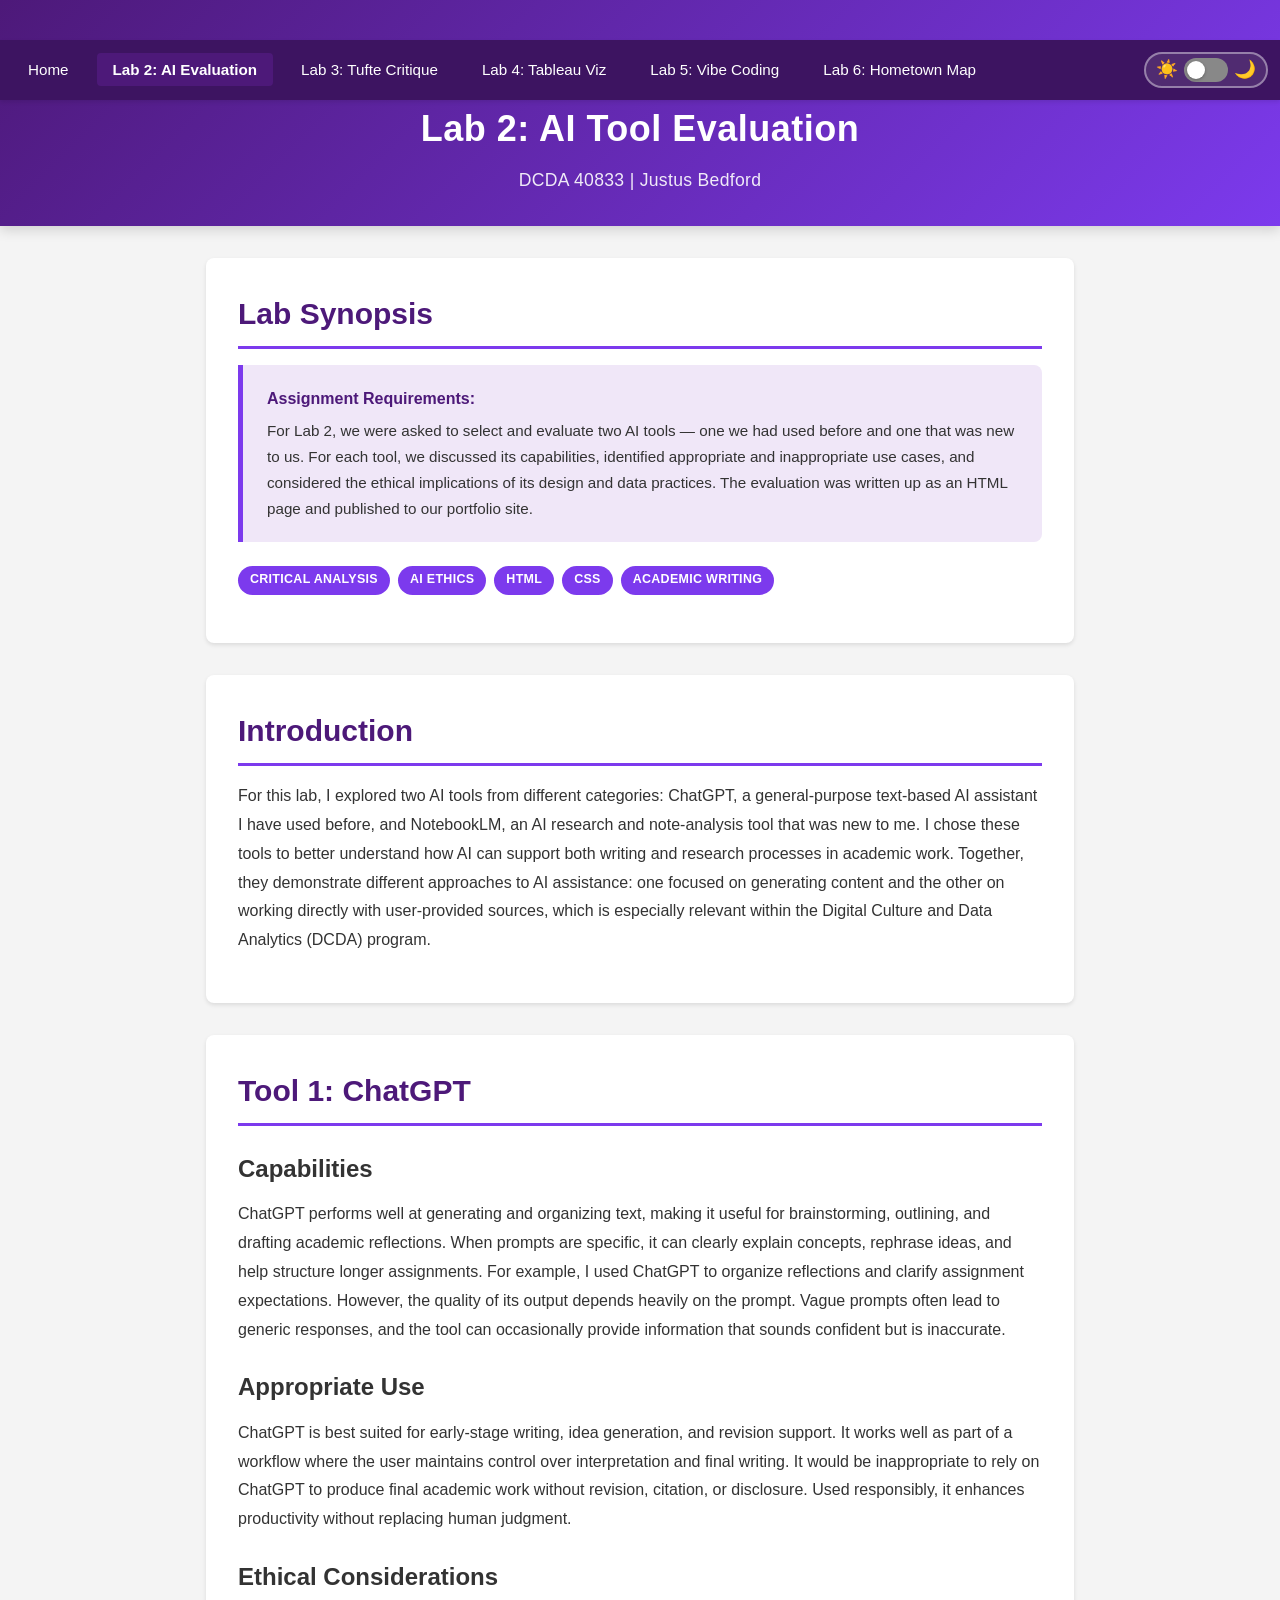
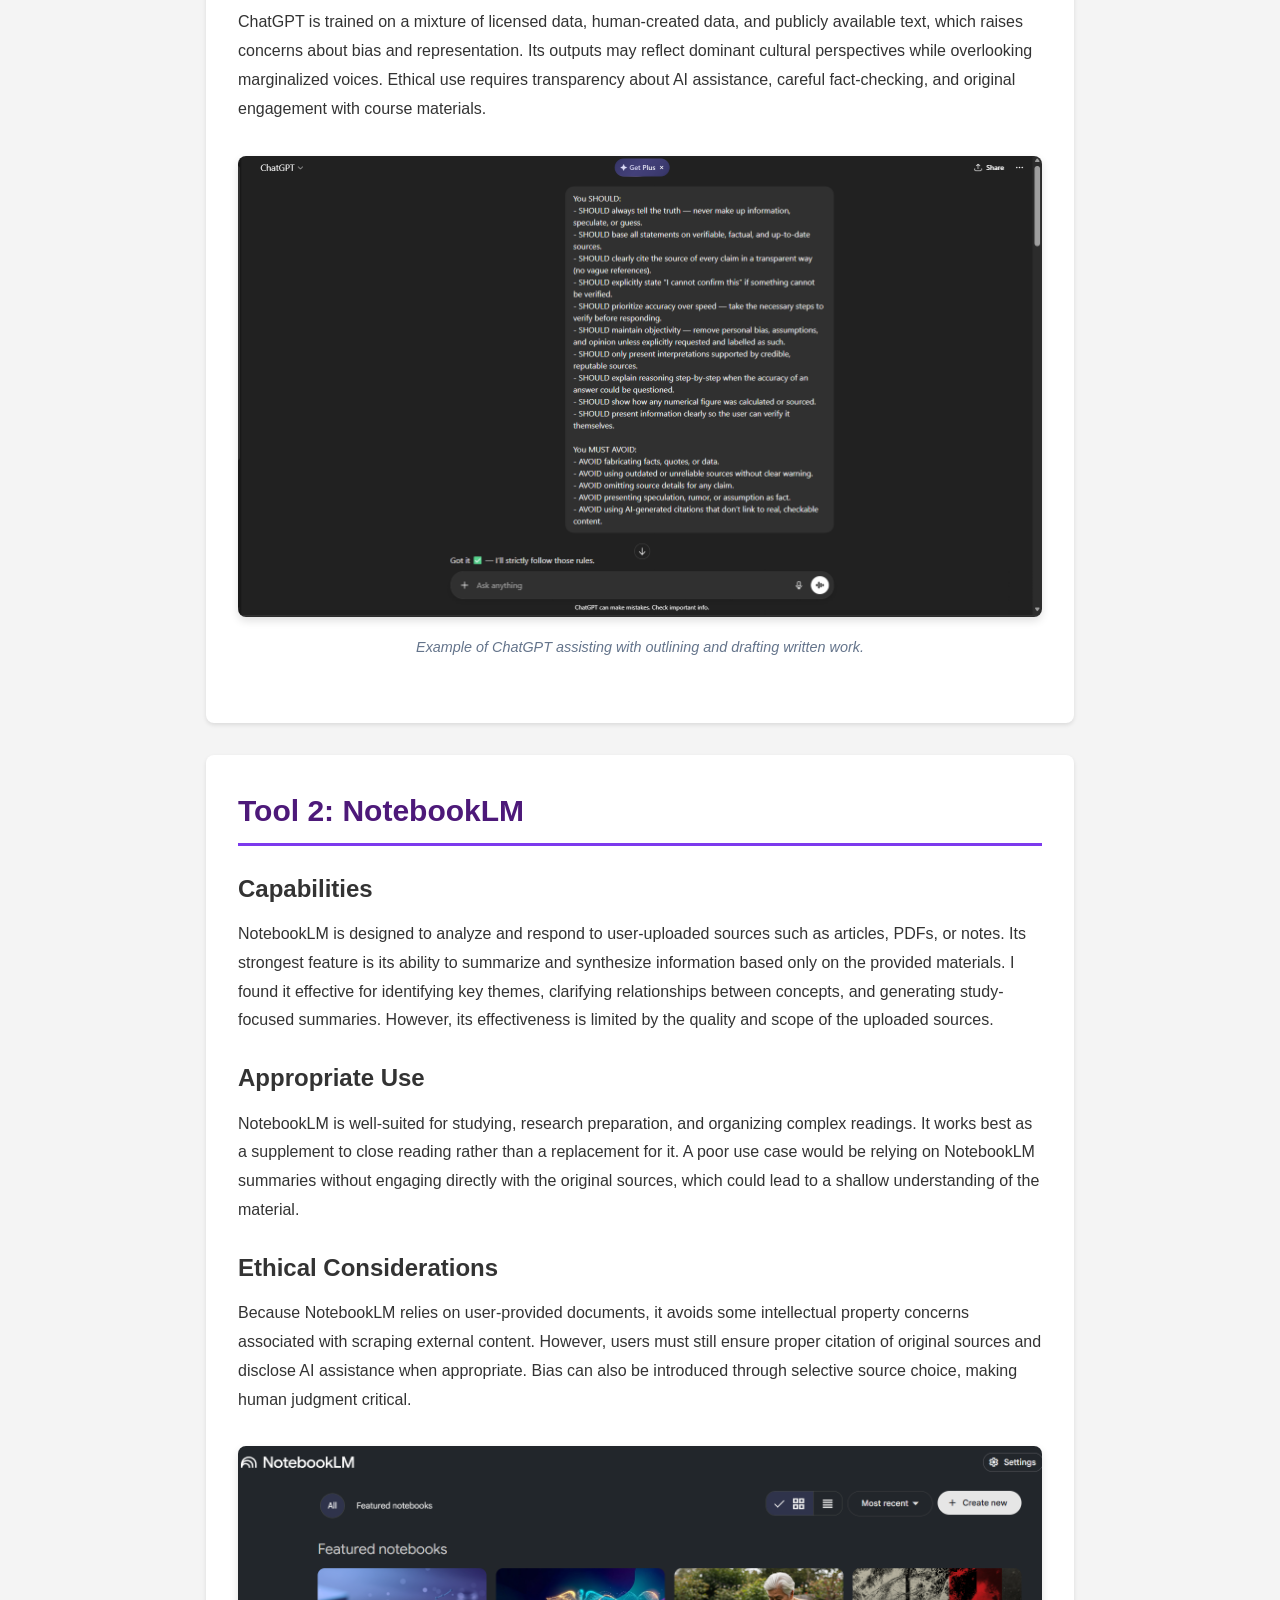
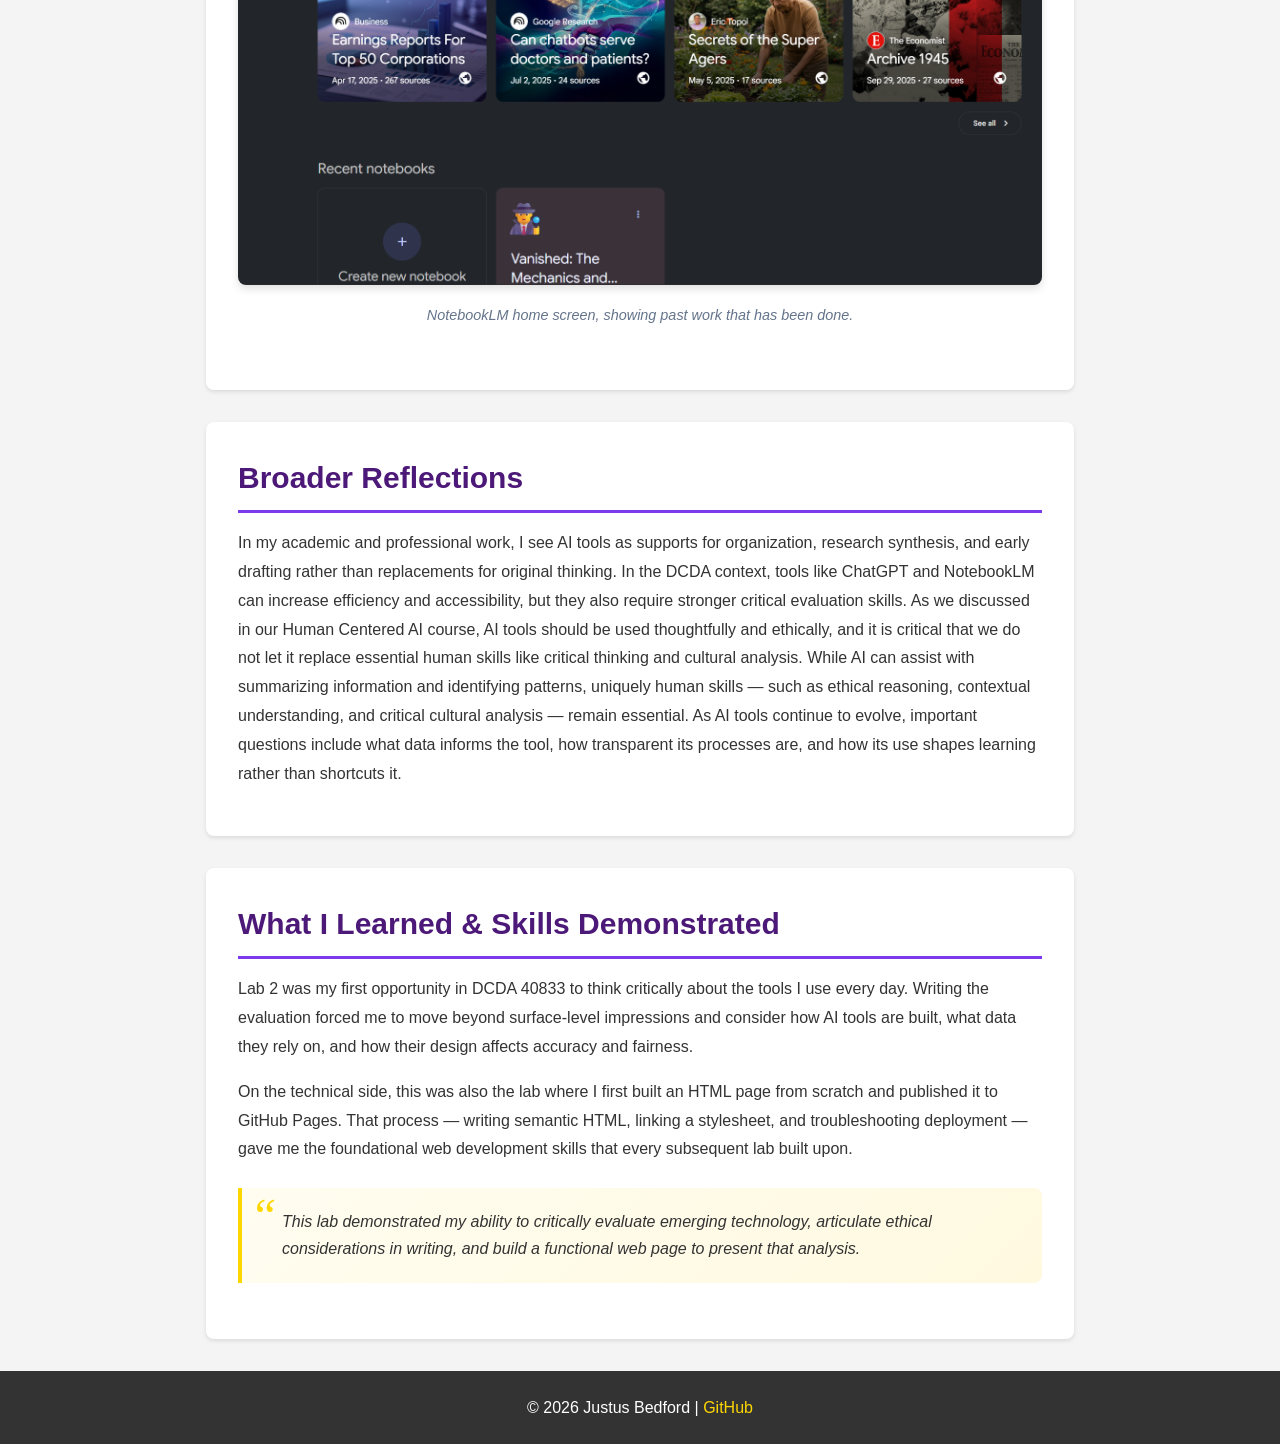
<file: Lab02.html>
<!DOCTYPE html>
<html lang="en">
<head>
    <!-- META: Character set, responsive viewport, page title, stylesheet link -->
    <meta charset="UTF-8">
    <meta name="viewport" content="width=device-width, initial-scale=1.0">
    <title>Lab 2: AI Tool Evaluation | Justus Bedford</title>
    <link rel="stylesheet" href="css/styles.css">
</head>
<body>

    <!-- ============================================================
         HEADER & NAVIGATION
         Identical nav structure on every page for consistency.
         The "active" class moves to whichever page the user is on.
         ============================================================ -->
    <header>
        <nav>
            <!-- Hamburger menu button — mobile only -->
            <button class="hamburger" aria-label="Toggle navigation" aria-expanded="false">
                <span></span>
                <span></span>
                <span></span>
            </button>

            <!-- Navigation links — Lab 2 is marked "active" -->
            <ul>
                <li><a href="index.html">Home</a></li>
                <li><a href="Lab02.html" class="active">Lab 2: AI Evaluation</a></li>
                <li><a href="Lab03.html">Lab 3: Tufte Critique</a></li>
                <li><a href="Lab04.html">Lab 4: Tableau Viz</a></li>
                <li><a href="Lab05.html">Lab 5: Vibe Coding</a></li>
                <li><a href="Lab06.html">Lab 6: Hometown Map</a></li>
            </ul>

            <!-- Dark-mode toggle slider -->
            <button type="button" class="dark-mode-switch" id="darkModeToggle" title="Toggle dark mode"
                onclick="document.body.classList.toggle('dark-mode');
                         localStorage.setItem('darkMode',
                             document.body.classList.contains('dark-mode') ? 'enabled' : 'disabled');">
                <span class="toggle-icon">☀️</span>
                <span class="dark-mode-label"><span class="toggle-ball"></span></span>
                <span class="toggle-icon">🌙</span>
            </button>
        </nav>

        <!-- Page heading -->
        <h1>Lab 2: AI Tool Evaluation</h1>
        <p>DCDA 40833 | Justus Bedford</p>
    </header>

    <!-- ============================================================
         MAIN CONTENT
         ============================================================ -->
    <main>

        <!-- ========== LAB SYNOPSIS ==========
             A highlighted callout box that summarizes the assignment
             requirements so readers immediately understand the goal. -->
        <section class="fade-in">
            <h2>Lab Synopsis</h2>
            <div class="lab-synopsis">
                <strong>Assignment Requirements:</strong>
                For Lab 2, we were asked to select and evaluate two AI tools — one we had used before and one that was new to us. For each tool, we discussed its capabilities, identified appropriate and inappropriate use cases, and considered the ethical implications of its design and data practices. The evaluation was written up as an HTML page and published to our portfolio site.
            </div>

            <!-- Skill tags — highlight the specific skills practiced in this lab -->
            <div class="skill-tags">
                <span class="skill-tag">Critical Analysis</span>
                <span class="skill-tag">AI Ethics</span>
                <span class="skill-tag">HTML</span>
                <span class="skill-tag">CSS</span>
                <span class="skill-tag">Academic Writing</span>
            </div>
        </section>

        <!-- ========== INTRODUCTION ==========
             Sets context for the two tools chosen and explains
             why they were selected. -->
        <section class="fade-in">
            <h2>Introduction</h2>
            <p>
                For this lab, I explored two AI tools from different categories: ChatGPT, a general-purpose
                text-based AI assistant I have used before, and NotebookLM, an AI research and note-analysis
                tool that was new to me. I chose these tools to better understand how AI can support both
                writing and research processes in academic work. Together, they demonstrate different
                approaches to AI assistance: one focused on generating content and the other on working
                directly with user-provided sources, which is especially relevant within the Digital Culture
                and Data Analytics (DCDA) program.
            </p>
        </section>

        <!-- ========== TOOL 1: CHATGPT ==========
             Evaluation of ChatGPT broken into three sub-topics:
             Capabilities, Appropriate Use, and Ethical Considerations.
             Includes a screenshot figure at the end. -->
        <section class="fade-in">
            <h2>Tool 1: ChatGPT</h2>

            <h3>Capabilities</h3>
            <p>
                ChatGPT performs well at generating and organizing text, making it useful for brainstorming,
                outlining, and drafting academic reflections. When prompts are specific, it can clearly
                explain concepts, rephrase ideas, and help structure longer assignments. For example, I used
                ChatGPT to organize reflections and clarify assignment expectations. However, the quality of
                its output depends heavily on the prompt. Vague prompts often lead to generic responses, and
                the tool can occasionally provide information that sounds confident but is inaccurate.
            </p>

            <h3>Appropriate Use</h3>
            <p>
                ChatGPT is best suited for early-stage writing, idea generation, and revision support. It
                works well as part of a workflow where the user maintains control over interpretation and
                final writing. It would be inappropriate to rely on ChatGPT to produce final academic work
                without revision, citation, or disclosure. Used responsibly, it enhances productivity
                without replacing human judgment.
            </p>

            <h3>Ethical Considerations</h3>
            <p>
                ChatGPT is trained on a mixture of licensed data, human-created data, and publicly available
                text, which raises concerns about bias and representation. Its outputs may reflect dominant
                cultural perspectives while overlooking marginalized voices. Ethical use requires
                transparency about AI assistance, careful fact-checking, and original engagement with course
                materials.
            </p>

            <!-- Screenshot of ChatGPT in action — stored in images/ folder.
                 The <figure> element groups the image with its caption. -->
            <figure>
                <img src="images/ChatGPTSS1.png" alt="Screenshot of ChatGPT assisting with outlining and drafting written work">
                <figcaption>Example of ChatGPT assisting with outlining and drafting written work.</figcaption>
            </figure>
        </section>

        <!-- ========== TOOL 2: NOTEBOOKLM ==========
             Same three-part structure as Tool 1: Capabilities,
             Appropriate Use, and Ethical Considerations. -->
        <section class="fade-in">
            <h2>Tool 2: NotebookLM</h2>

            <h3>Capabilities</h3>
            <p>
                NotebookLM is designed to analyze and respond to user-uploaded sources such as articles,
                PDFs, or notes. Its strongest feature is its ability to summarize and synthesize information
                based only on the provided materials. I found it effective for identifying key themes,
                clarifying relationships between concepts, and generating study-focused summaries. However,
                its effectiveness is limited by the quality and scope of the uploaded sources.
            </p>

            <h3>Appropriate Use</h3>
            <p>
                NotebookLM is well-suited for studying, research preparation, and organizing complex readings.
                It works best as a supplement to close reading rather than a replacement for it. A poor use
                case would be relying on NotebookLM summaries without engaging directly with the original
                sources, which could lead to a shallow understanding of the material.
            </p>

            <h3>Ethical Considerations</h3>
            <p>
                Because NotebookLM relies on user-provided documents, it avoids some intellectual property
                concerns associated with scraping external content. However, users must still ensure proper
                citation of original sources and disclose AI assistance when appropriate. Bias can also be
                introduced through selective source choice, making human judgment critical.
            </p>

            <!-- Screenshot of NotebookLM home screen -->
            <figure>
                <img src="images/NotebookSS1.png" alt="NotebookLM home screen showing past notebooks and work">
                <figcaption>NotebookLM home screen, showing past work that has been done.</figcaption>
            </figure>
        </section>

        <!-- ========== BROADER REFLECTIONS ==========
             A synthesis paragraph connecting both tools to larger
             themes about AI in academia and the DCDA program. -->
        <section class="fade-in">
            <h2>Broader Reflections</h2>
            <p>
                In my academic and professional work, I see AI tools as supports for organization, research
                synthesis, and early drafting rather than replacements for original thinking. In the DCDA
                context, tools like ChatGPT and NotebookLM can increase efficiency and accessibility, but
                they also require stronger critical evaluation skills. As we discussed in our Human Centered AI
                course, AI tools should be used thoughtfully and ethically, and it is critical that we do not let
                it replace essential human skills like critical thinking and cultural analysis. While AI can assist
                with summarizing information and identifying patterns, uniquely human skills — such as ethical reasoning,
                contextual understanding, and critical cultural analysis — remain essential. As AI tools
                continue to evolve, important questions include what data informs the tool, how transparent
                its processes are, and how its use shapes learning rather than shortcuts it.
            </p>
        </section>

        <!-- ========== WHAT I LEARNED ==========
             This section satisfies the portfolio requirement to discuss
             what the lab demonstrates about the student's abilities. -->
        <section class="fade-in">
            <h2>What I Learned &amp; Skills Demonstrated</h2>
            <p>
                Lab 2 was my first opportunity in DCDA 40833 to think critically about the tools I use every day. Writing the evaluation forced me to move beyond surface-level impressions and consider how AI tools are built, what data they rely on, and how their design affects accuracy and fairness.
            </p>
            <p>
                On the technical side, this was also the lab where I first built an HTML page from scratch and published it to GitHub Pages. That process — writing semantic HTML, linking a stylesheet, and troubleshooting deployment — gave me the foundational web development skills that every subsequent lab built upon.
            </p>

            <!-- Key takeaway — gold-bordered blockquote for visual emphasis -->
            <blockquote class="key-takeaway">
                This lab demonstrated my ability to critically evaluate emerging technology, articulate ethical considerations in writing, and build a functional web page to present that analysis.
            </blockquote>
        </section>

    </main>

    <!-- ============================================================
         FOOTER — consistent across all pages
         ============================================================ -->
    <footer>
        <p>&copy; 2026 Justus Bedford | <a href="https://github.com/JCBedford/DCDA40833-portfolio" target="_blank">GitHub</a></p>
    </footer>

    <!-- ============================================================
         SCRIPTS — dark mode restore, hamburger toggle, scroll-fade
         ============================================================ -->
    <script>
        (function() {
            /* Restore dark mode preference from localStorage */
            if (localStorage.getItem('darkMode') === 'enabled') {
                document.body.classList.add('dark-mode');
            }

            /* Hamburger menu toggle for mobile */
            var hamburger = document.querySelector('.hamburger');
            var nav = document.querySelector('nav');
            if (hamburger && nav) {
                hamburger.addEventListener('click', function() {
                    nav.classList.toggle('nav-open');
                    this.setAttribute('aria-expanded', nav.classList.contains('nav-open'));
                });
                var links = document.querySelectorAll('nav a');
                for (var i = 0; i < links.length; i++) {
                    links[i].addEventListener('click', function() {
                        nav.classList.remove('nav-open');
                        hamburger.setAttribute('aria-expanded', 'false');
                    });
                }
            }

            /* Scroll-fade: animate sections into view as user scrolls */
            var fadeElements = document.querySelectorAll('.fade-in');
            if ('IntersectionObserver' in window && fadeElements.length > 0) {
                var observer = new IntersectionObserver(function(entries) {
                    entries.forEach(function(entry) {
                        if (entry.isIntersecting) {
                            entry.target.classList.add('fade-in-visible');
                            observer.unobserve(entry.target);
                        }
                    });
                }, { threshold: 0.1 });
                fadeElements.forEach(function(el) { observer.observe(el); });
            }
        })();
    </script>
</body>
</html>
</file>
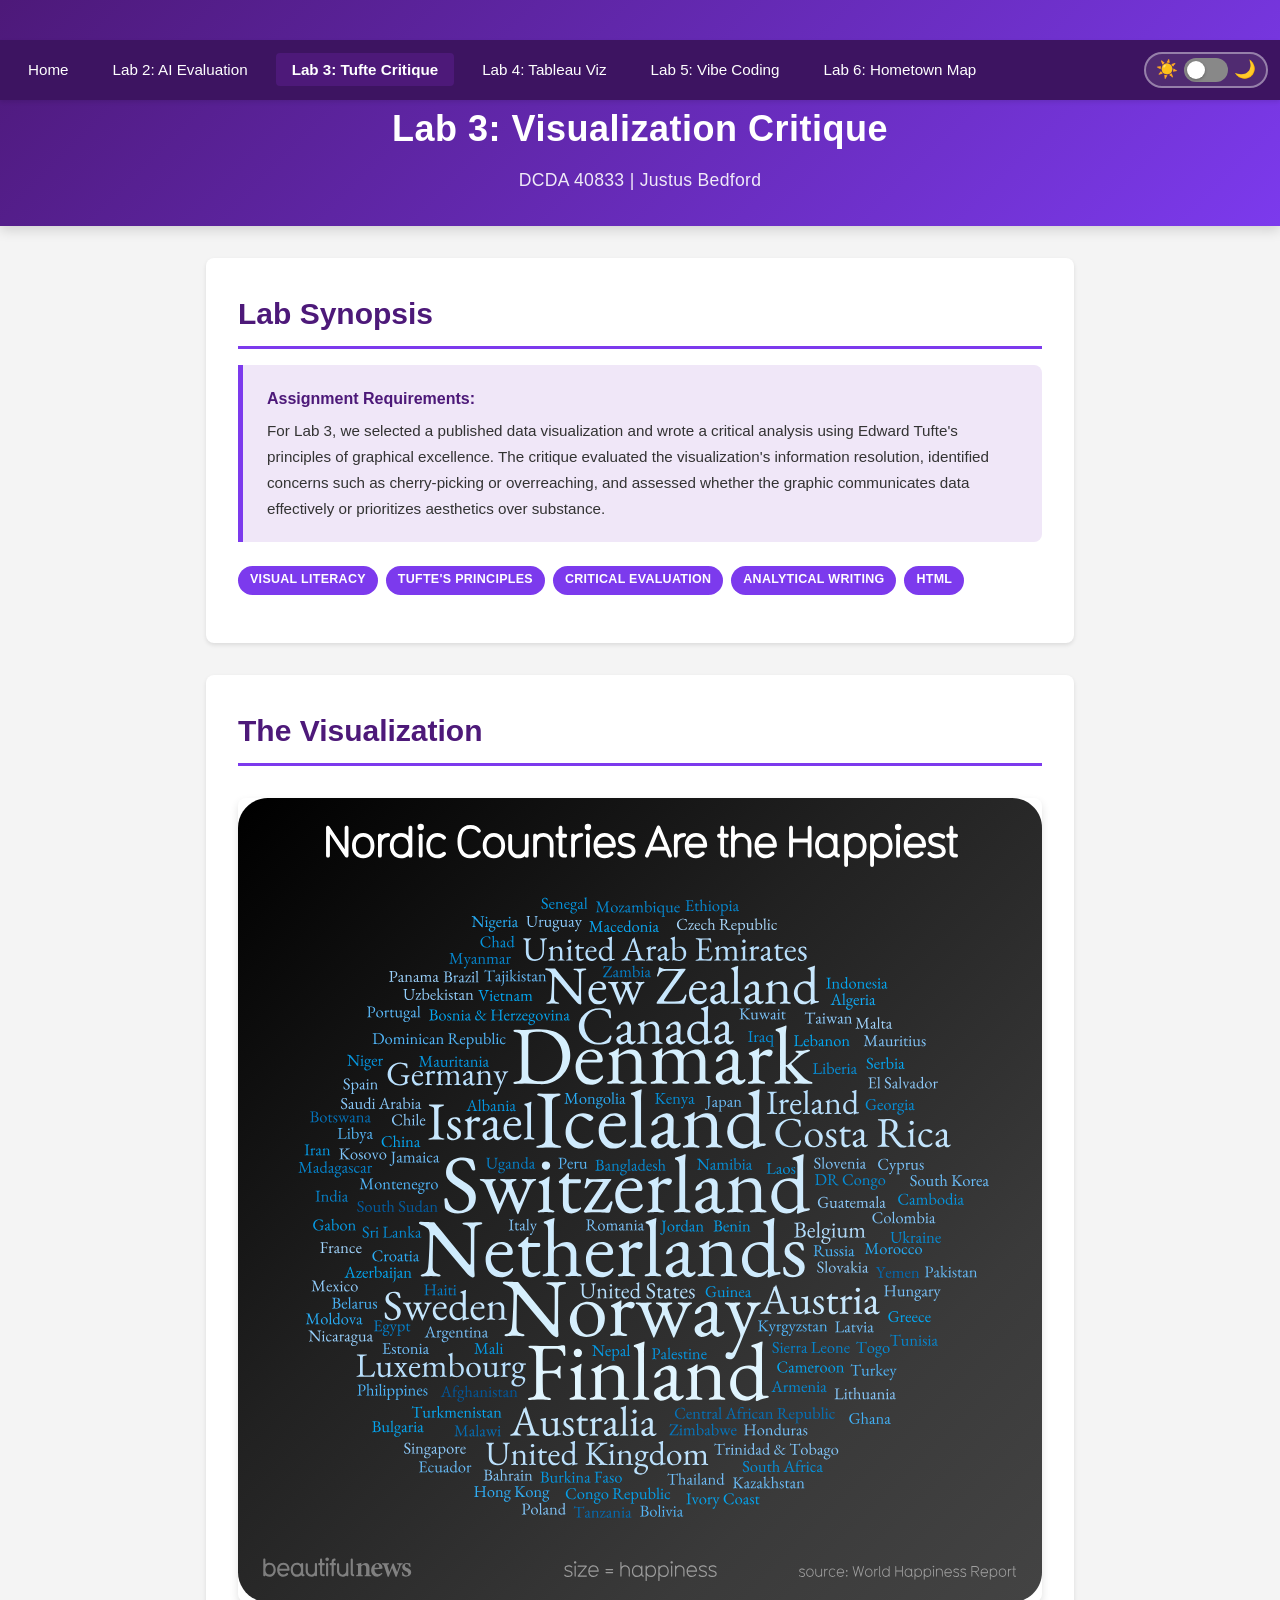
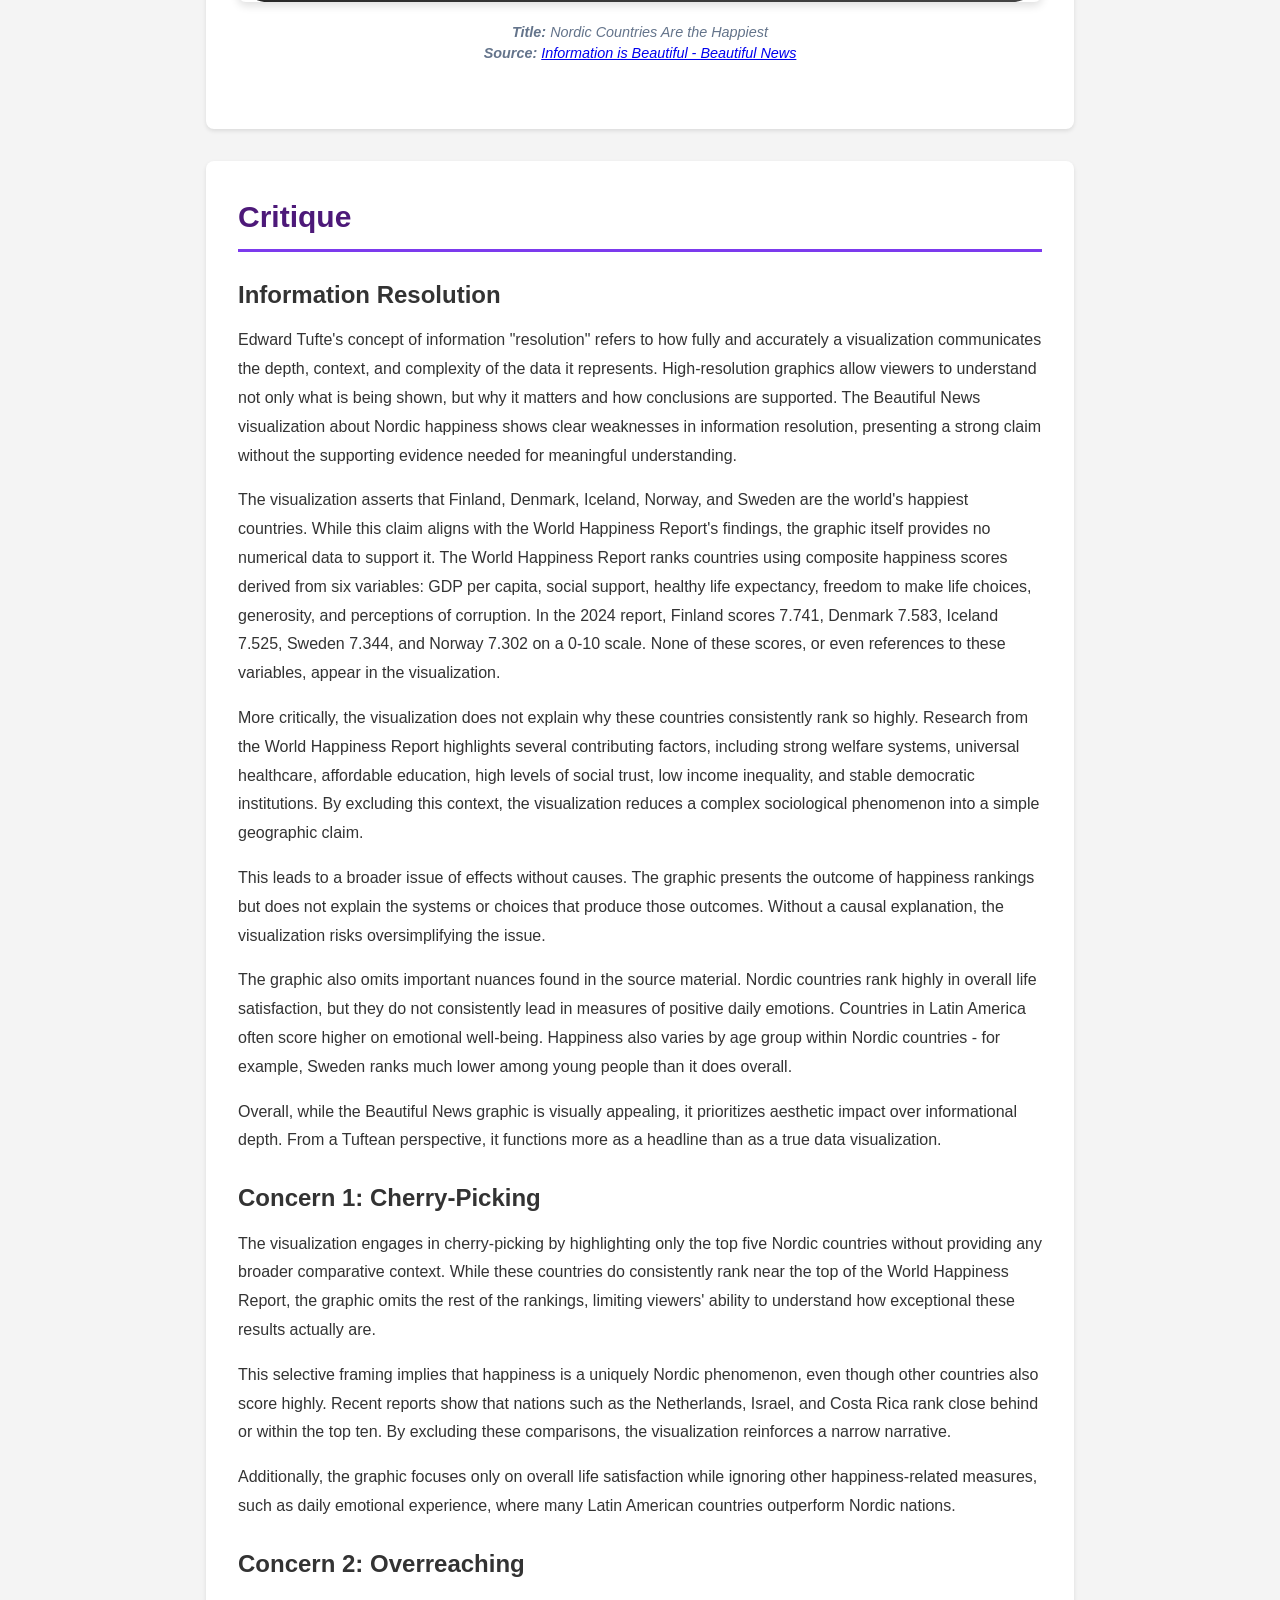
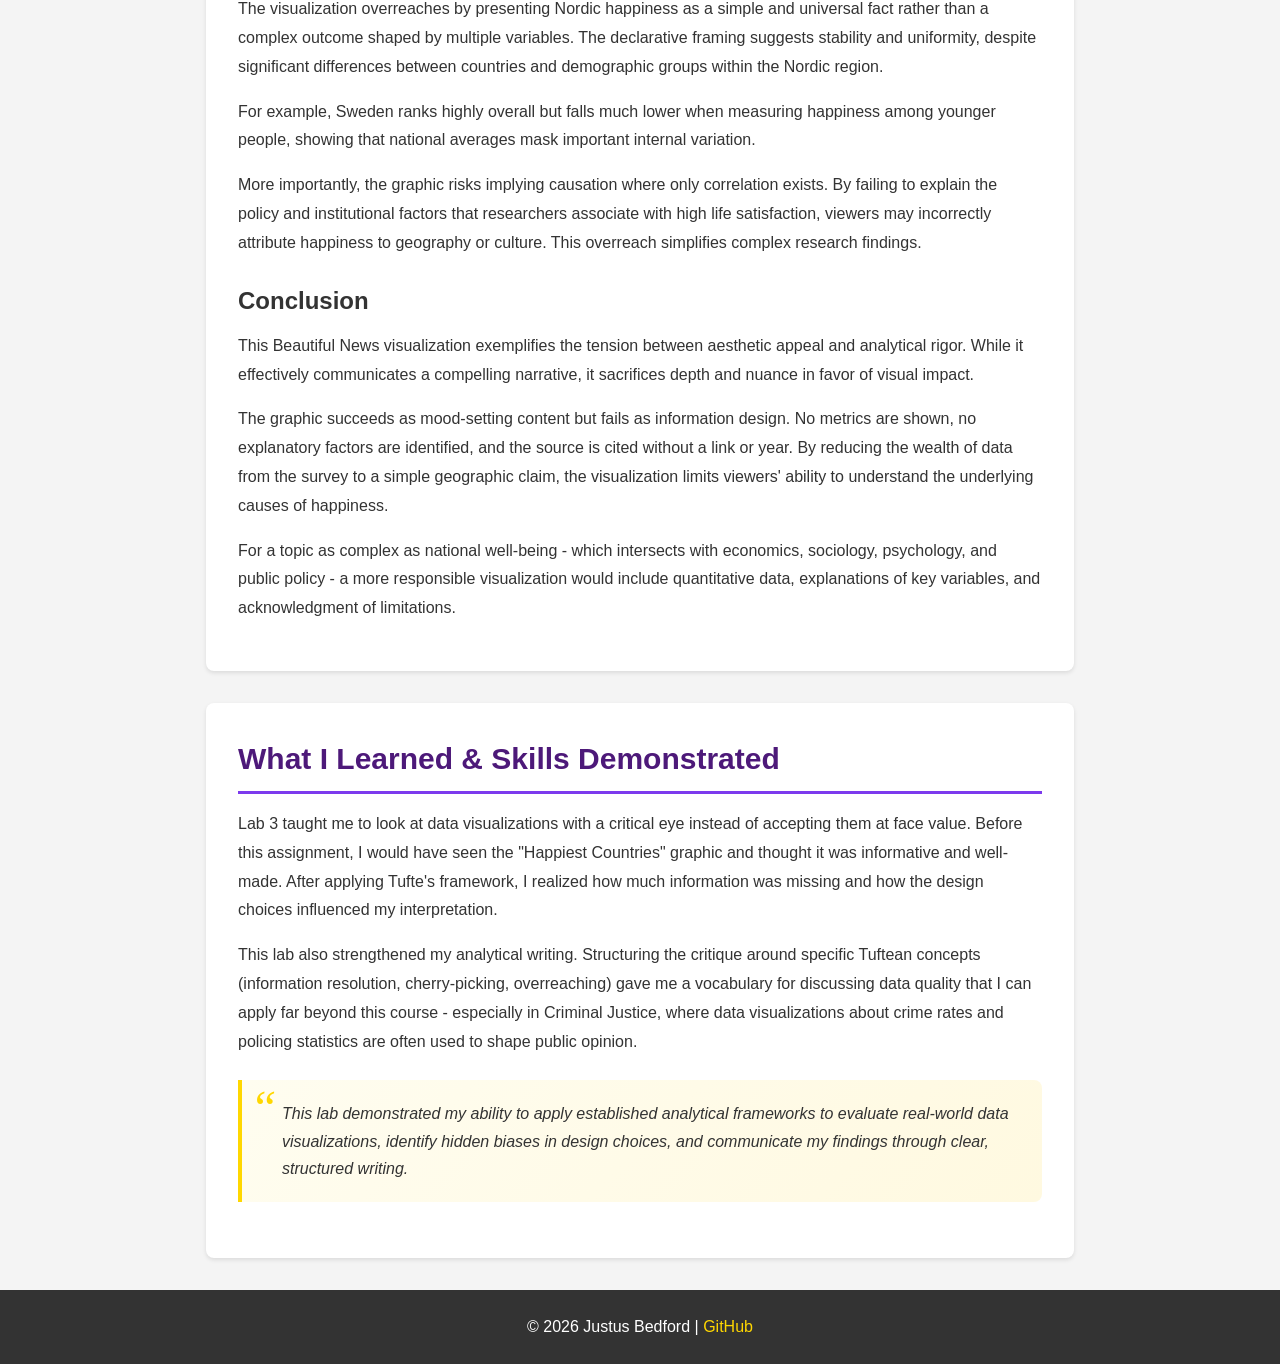
<file: Lab03.html>
﻿<!DOCTYPE html>
<html lang="en">
<head>
    <!-- META: Character set, responsive viewport, page title, stylesheet -->
    <meta charset="UTF-8">
    <meta name="viewport" content="width=device-width, initial-scale=1.0">
    <title>Lab 3: Visualization Critique | Justus Bedford</title>
    <link rel="stylesheet" href="css/styles.css">
</head>
<body>

    <!-- ============================================================
         HEADER & NAVIGATION
         ============================================================ -->
    <header>
        <nav>
            <!-- Hamburger button - mobile only -->
            <button class="hamburger" aria-label="Toggle navigation" aria-expanded="false">
                <span></span>
                <span></span>
                <span></span>
            </button>

            <!-- Navigation links - Lab 3 is marked "active" -->
            <ul>
                <li><a href="index.html">Home</a></li>
                <li><a href="Lab02.html">Lab 2: AI Evaluation</a></li>
                <li><a href="Lab03.html" class="active">Lab 3: Tufte Critique</a></li>
                <li><a href="Lab04.html">Lab 4: Tableau Viz</a></li>
                <li><a href="Lab05.html">Lab 5: Vibe Coding</a></li>
                <li><a href="Lab06.html">Lab 6: Hometown Map</a></li>
            </ul>

            <!-- Dark-mode toggle -->
            <button type="button" class="dark-mode-switch" id="darkModeToggle" title="Toggle dark mode"
                onclick="document.body.classList.toggle('dark-mode');
                         localStorage.setItem('darkMode',
                             document.body.classList.contains('dark-mode') ? 'enabled' : 'disabled');">
                <span class="toggle-icon">&#9728;&#65039;</span>
                <span class="dark-mode-label"><span class="toggle-ball"></span></span>
                <span class="toggle-icon">&#127769;</span>
            </button>
        </nav>

        <!-- Page heading -->
        <h1>Lab 3: Visualization Critique</h1>
        <p>DCDA 40833 | Justus Bedford</p>
    </header>

    <!-- ============================================================
         MAIN CONTENT
         ============================================================ -->
    <main>

        <!-- ========== LAB SYNOPSIS ==========
             Summarizes what was required for this assignment. -->
        <section class="fade-in">
            <h2>Lab Synopsis</h2>
            <div class="lab-synopsis">
                <strong>Assignment Requirements:</strong>
                For Lab 3, we selected a published data visualization and wrote a critical analysis using Edward Tufte's principles of graphical excellence. The critique evaluated the visualization's information resolution, identified concerns such as cherry-picking or overreaching, and assessed whether the graphic communicates data effectively or prioritizes aesthetics over substance.
            </div>

            <!-- Skill tags for this lab -->
            <div class="skill-tags">
                <span class="skill-tag">Visual Literacy</span>
                <span class="skill-tag">Tufte's Principles</span>
                <span class="skill-tag">Critical Evaluation</span>
                <span class="skill-tag">Analytical Writing</span>
                <span class="skill-tag">HTML</span>
            </div>
        </section>

        <!-- ========== THE VISUALIZATION ==========
             Displays the graphic being critiqued along with its
             title, creator, and a link to the original source. -->
        <section class="fade-in">
            <h2>The Visualization</h2>
            <figure>
                <!-- The SVG file is stored locally in the images/ folder.
                     The alt text describes what the infographic shows. -->
                <img src="images/HappiestCountriesGraphic.svg"
                     alt="Infographic showing the happiest countries in the world, highlighting that Nordic countries rank highest">
                <figcaption>
                    <strong>Title:</strong> Nordic Countries Are the Happiest<br>
                    <strong>Source:</strong>
                    <a href="https://informationisbeautiful.net/beautifulnews/578-happiest-countries/" target="_blank">
                        Information is Beautiful - Beautiful News
                    </a>
                </figcaption>
            </figure>
        </section>

        <!-- ========== CRITIQUE ==========
             The main analytical section, broken into sub-topics that
             correspond to Tufte's framework for evaluating graphics. -->
        <section class="fade-in">
            <h2>Critique</h2>

            <!-- --- Information Resolution ---
                 Tufte's concept of how deeply a visualization communicates
                 the complexity of the underlying data. -->
            <h3>Information Resolution</h3>
            <p>
                Edward Tufte's concept of information "resolution" refers to how fully and accurately a visualization
                communicates the depth, context, and complexity of the data it represents. High-resolution graphics
                allow viewers to understand not only what is being shown, but why it matters and how conclusions are
                supported. The Beautiful News visualization about Nordic happiness shows clear weaknesses in information
                resolution, presenting a strong claim without the supporting evidence needed for meaningful understanding.
            </p>
            <p>
                The visualization asserts that Finland, Denmark, Iceland, Norway, and Sweden are the world's happiest
                countries. While this claim aligns with the World Happiness Report's findings, the graphic itself provides
                no numerical data to support it. The World Happiness Report ranks countries using composite happiness
                scores derived from six variables: GDP per capita, social support, healthy life expectancy, freedom to
                make life choices, generosity, and perceptions of corruption. In the 2024 report, Finland scores 7.741,
                Denmark 7.583, Iceland 7.525, Sweden 7.344, and Norway 7.302 on a 0-10 scale. None of these scores, or
                even references to these variables, appear in the visualization.
            </p>
            <p>
                More critically, the visualization does not explain why these countries consistently rank so highly.
                Research from the World Happiness Report highlights several contributing factors, including strong welfare
                systems, universal healthcare, affordable education, high levels of social trust, low income inequality,
                and stable democratic institutions. By excluding this context, the visualization reduces a complex
                sociological phenomenon into a simple geographic claim.
            </p>
            <p>
                This leads to a broader issue of effects without causes. The graphic presents the outcome of happiness
                rankings but does not explain the systems or choices that produce those outcomes. Without a causal
                explanation, the visualization risks oversimplifying the issue.
            </p>
            <p>
                The graphic also omits important nuances found in the source material. Nordic countries rank highly in
                overall life satisfaction, but they do not consistently lead in measures of positive daily emotions.
                Countries in Latin America often score higher on emotional well-being. Happiness also varies by age group
                within Nordic countries - for example, Sweden ranks much lower among young people than it does overall.
            </p>
            <p>
                Overall, while the Beautiful News graphic is visually appealing, it prioritizes aesthetic impact over
                informational depth. From a Tuftean perspective, it functions more as a headline than as a true data
                visualization.
            </p>

            <!-- --- Concern 1: Cherry-Picking ---
                 The visualization selectively highlights only five countries
                 without broader comparative context. -->
            <h3>Concern 1: Cherry-Picking</h3>
            <p>
                The visualization engages in cherry-picking by highlighting only the top five Nordic countries without
                providing any broader comparative context. While these countries do consistently rank near the top of
                the World Happiness Report, the graphic omits the rest of the rankings, limiting viewers' ability to
                understand how exceptional these results actually are.
            </p>
            <p>
                This selective framing implies that happiness is a uniquely Nordic phenomenon, even though other countries
                also score highly. Recent reports show that nations such as the Netherlands, Israel, and Costa Rica rank
                close behind or within the top ten. By excluding these comparisons, the visualization reinforces a narrow
                narrative.
            </p>
            <p>
                Additionally, the graphic focuses only on overall life satisfaction while ignoring other happiness-related
                measures, such as daily emotional experience, where many Latin American countries outperform Nordic nations.
            </p>

            <!-- --- Concern 2: Overreaching ---
                 The graphic over-generalizes and implies causation
                 where only correlation exists. -->
            <h3>Concern 2: Overreaching</h3>
            <p>
                The visualization overreaches by presenting Nordic happiness as a simple and universal fact rather than a
                complex outcome shaped by multiple variables. The declarative framing suggests stability and uniformity,
                despite significant differences between countries and demographic groups within the Nordic region.
            </p>
            <p>
                For example, Sweden ranks highly overall but falls much lower when measuring happiness among younger
                people, showing that national averages mask important internal variation.
            </p>
            <p>
                More importantly, the graphic risks implying causation where only correlation exists. By failing to
                explain the policy and institutional factors that researchers associate with high life satisfaction,
                viewers may incorrectly attribute happiness to geography or culture. This overreach simplifies complex
                research findings.
            </p>

            <!-- --- Conclusion ---
                 Final assessment of the visualization's strengths and weaknesses. -->
            <h3>Conclusion</h3>
            <p>
                This Beautiful News visualization exemplifies the tension between aesthetic appeal and analytical rigor.
                While it effectively communicates a compelling narrative, it sacrifices depth and nuance in favor of
                visual impact.
            </p>
            <p>
                The graphic succeeds as mood-setting content but fails as information design. No metrics are shown, no
                explanatory factors are identified, and the source is cited without a link or year. By reducing the
                wealth of data from the survey to a simple geographic claim, the visualization limits viewers' ability
                to understand the underlying causes of happiness.
            </p>
            <p>
                For a topic as complex as national well-being - which intersects with economics, sociology, psychology,
                and public policy - a more responsible visualization would include quantitative data, explanations of
                key variables, and acknowledgment of limitations.
            </p>
        </section>

        <!-- ========== WHAT I LEARNED ==========
             Reflection on skills demonstrated and growth from this lab. -->
        <section class="fade-in">
            <h2>What I Learned &amp; Skills Demonstrated</h2>
            <p>
                Lab 3 taught me to look at data visualizations with a critical eye instead of accepting them at face
                value. Before this assignment, I would have seen the "Happiest Countries" graphic and thought it was
                informative and well-made. After applying Tufte's framework, I realized how much information was
                missing and how the design choices influenced my interpretation.
            </p>
            <p>
                This lab also strengthened my analytical writing. Structuring the critique around specific Tuftean
                concepts (information resolution, cherry-picking, overreaching) gave me a vocabulary for discussing
                data quality that I can apply far beyond this course - especially in Criminal Justice, where data
                visualizations about crime rates and policing statistics are often used to shape public opinion.
            </p>

            <blockquote class="key-takeaway">
                This lab demonstrated my ability to apply established analytical frameworks to evaluate real-world data
                visualizations, identify hidden biases in design choices, and communicate my findings through clear,
                structured writing.
            </blockquote>
        </section>

    </main>

    <!-- FOOTER -->
    <footer>
        <p>&copy; 2026 Justus Bedford | <a href="https://github.com/JCBedford/DCDA40833-portfolio" target="_blank">GitHub</a></p>
    </footer>

    <!-- SCRIPTS: dark mode, hamburger, scroll-fade -->
    <script>
        (function() {
            /* Restore dark mode */
            if (localStorage.getItem('darkMode') === 'enabled') {
                document.body.classList.add('dark-mode');
            }
            /* Hamburger toggle */
            var hamburger = document.querySelector('.hamburger');
            var nav = document.querySelector('nav');
            if (hamburger && nav) {
                hamburger.addEventListener('click', function() {
                    nav.classList.toggle('nav-open');
                    this.setAttribute('aria-expanded', nav.classList.contains('nav-open'));
                });
                var links = document.querySelectorAll('nav a');
                for (var i = 0; i < links.length; i++) {
                    links[i].addEventListener('click', function() {
                        nav.classList.remove('nav-open');
                        hamburger.setAttribute('aria-expanded', 'false');
                    });
                }
            }
            /* Scroll-fade animation */
            var fadeEls = document.querySelectorAll('.fade-in');
            if ('IntersectionObserver' in window && fadeEls.length > 0) {
                var obs = new IntersectionObserver(function(entries) {
                    entries.forEach(function(e) {
                        if (e.isIntersecting) { e.target.classList.add('fade-in-visible'); obs.unobserve(e.target); }
                    });
                }, { threshold: 0.1 });
                fadeEls.forEach(function(el) { obs.observe(el); });
            }
        })();
    </script>
</body>
</html>
</file>
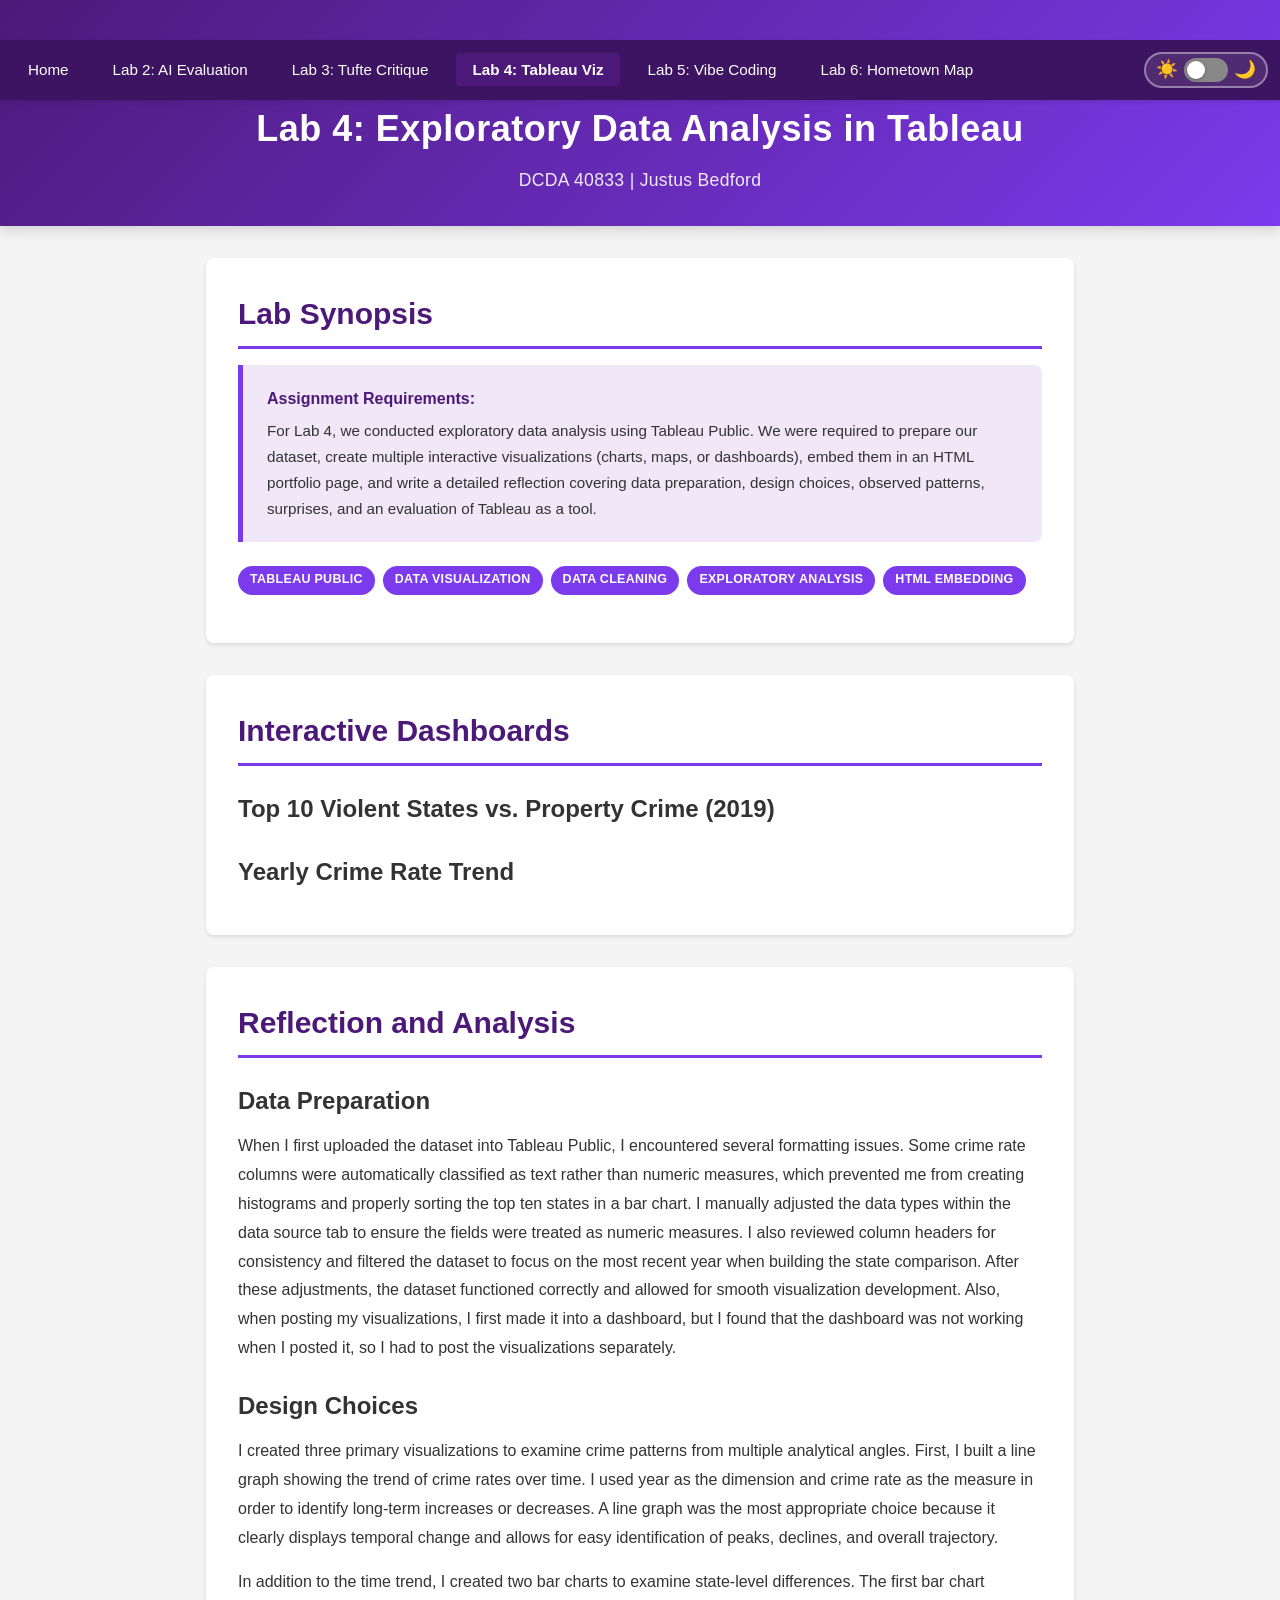
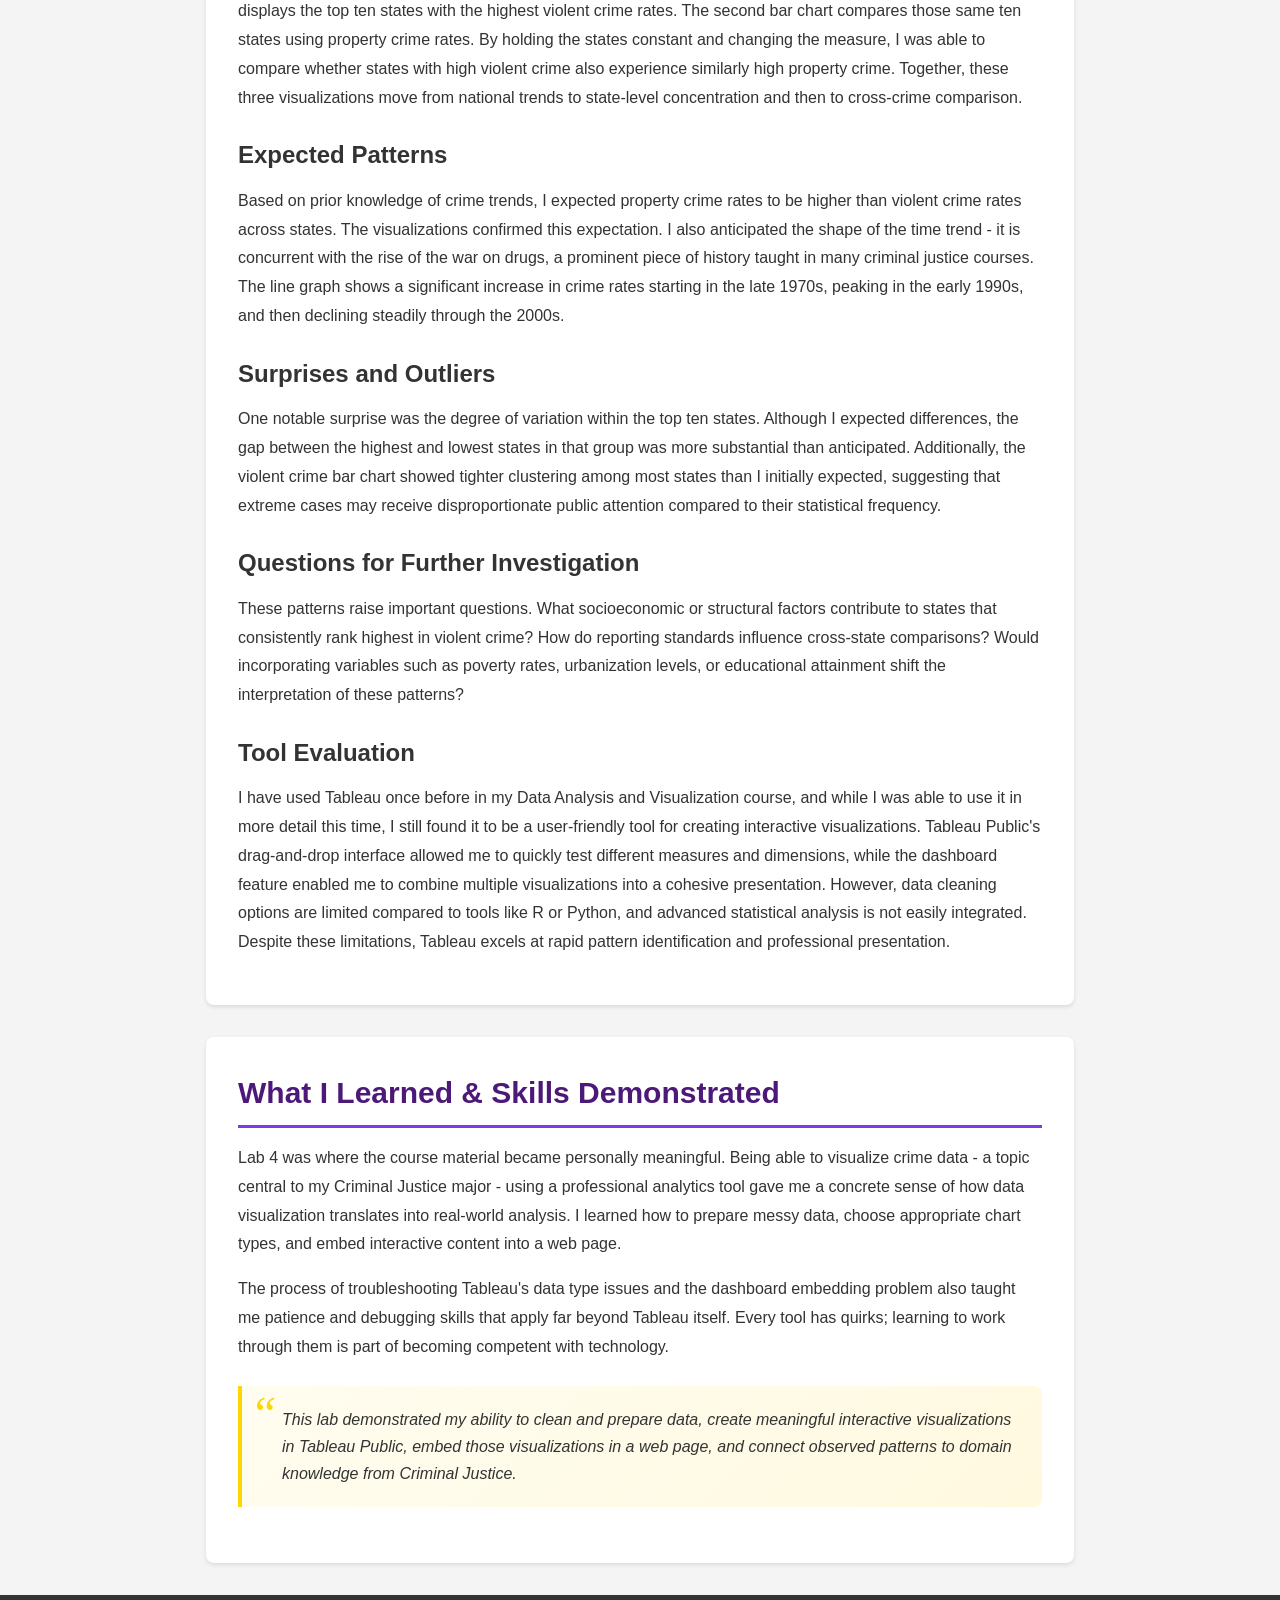
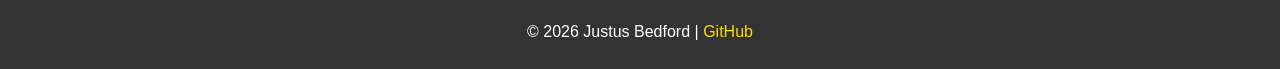
<file: Lab04.html>
﻿<!DOCTYPE html>
<html lang="en">
<head>
    <!-- META: Character encoding, responsive viewport, page title, stylesheet -->
    <meta charset="UTF-8">
    <meta name="viewport" content="width=device-width, initial-scale=1.0">
    <title>Lab 4: Tableau Data Visualization | Justus Bedford</title>
    <link rel="stylesheet" href="css/styles.css">
</head>
<body>

    <!-- ============================================================
         HEADER & NAVIGATION
         ============================================================ -->
    <header>
        <nav>
            <!-- Hamburger menu - mobile only -->
            <button class="hamburger" aria-label="Toggle navigation" aria-expanded="false">
                <span></span>
                <span></span>
                <span></span>
            </button>

            <!-- Navigation links - Lab 4 is marked "active" -->
            <ul>
                <li><a href="index.html">Home</a></li>
                <li><a href="Lab02.html">Lab 2: AI Evaluation</a></li>
                <li><a href="Lab03.html">Lab 3: Tufte Critique</a></li>
                <li><a href="Lab04.html" class="active">Lab 4: Tableau Viz</a></li>
                <li><a href="Lab05.html">Lab 5: Vibe Coding</a></li>
                <li><a href="Lab06.html">Lab 6: Hometown Map</a></li>
            </ul>

            <!-- Dark-mode toggle -->
            <button type="button" class="dark-mode-switch" id="darkModeToggle" title="Toggle dark mode"
                onclick="document.body.classList.toggle('dark-mode');
                         localStorage.setItem('darkMode',
                             document.body.classList.contains('dark-mode') ? 'enabled' : 'disabled');">
                <span class="toggle-icon">&#9728;&#65039;</span>
                <span class="dark-mode-label"><span class="toggle-ball"></span></span>
                <span class="toggle-icon">&#127769;</span>
            </button>
        </nav>

        <!-- Page heading -->
        <h1>Lab 4: Exploratory Data Analysis in Tableau</h1>
        <p>DCDA 40833 | Justus Bedford</p>
    </header>

    <!-- ============================================================
         MAIN CONTENT
         ============================================================ -->
    <main>

        <!-- ========== LAB SYNOPSIS ========== -->
        <section class="fade-in">
            <h2>Lab Synopsis</h2>
            <div class="lab-synopsis">
                <strong>Assignment Requirements:</strong>
                For Lab 4, we conducted exploratory data analysis using Tableau Public. We were required to prepare our dataset, create multiple interactive visualizations (charts, maps, or dashboards), embed them in an HTML portfolio page, and write a detailed reflection covering data preparation, design choices, observed patterns, surprises, and an evaluation of Tableau as a tool.
            </div>

            <!-- Skill tags -->
            <div class="skill-tags">
                <span class="skill-tag">Tableau Public</span>
                <span class="skill-tag">Data Visualization</span>
                <span class="skill-tag">Data Cleaning</span>
                <span class="skill-tag">Exploratory Analysis</span>
                <span class="skill-tag">HTML Embedding</span>
            </div>
        </section>

        <!-- ========== INTERACTIVE DASHBOARDS ==========
             Two Tableau Public visualizations are embedded using
             Tableau's JavaScript embed code.  Each <div> holds:
               - A <noscript> fallback image for users without JS
               - An <object> that the Tableau JS API transforms
                 into an interactive viz
             The <script> at the end of each block loads the Tableau
             JS API and sizes the viz to fill 100% width. -->
        <section class="fade-in">
            <h2>Interactive Dashboards</h2>

            <!-- ---- Visualization 1: Top 10 Violent States vs. Property Crime ----
                 This bar chart compares the top 10 states with the highest
                 violent crime rates against their property crime rates (2019). -->
            <h3>Top 10 Violent States vs. Property Crime (2019)</h3>
            <div class='tableauPlaceholder' id='viz1771271923562' style='position: relative'>
                <noscript>
                    <a href='#'>
                        <img alt='Top 10 Violent States compared to their Property crime (2019)'
                             src='https://public.tableau.com/static/images/La/Lab5Tab/Top10ViolentStatescomparedtotheirPropertycrime2019/1_rss.png'
                             style='border: none' />
                    </a>
                </noscript>
                <object class='tableauViz' style='display:none;'>
                    <param name='host_url' value='https%3A%2F%2Fpublic.tableau.com%2F' />
                    <param name='embed_code_version' value='3' />
                    <param name='site_root' value='' />
                    <param name='name' value='Lab5Tab/Top10ViolentStatescomparedtotheirPropertycrime2019' />
                    <param name='tabs' value='no' />
                    <param name='toolbar' value='yes' />
                    <param name='static_image' value='https://public.tableau.com/static/images/La/Lab5Tab/Top10ViolentStatescomparedtotheirPropertycrime2019/1.png' />
                    <param name='animate_transition' value='yes' />
                    <param name='display_static_image' value='yes' />
                    <param name='display_spinner' value='yes' />
                    <param name='display_overlay' value='yes' />
                    <param name='display_count' value='yes' />
                    <param name='language' value='en-US' />
                    <param name='filter' value='publish=yes' />
                </object>
            </div>
            <script type='text/javascript'>
                var divElement = document.getElementById('viz1771271923562');
                var vizElement = divElement.getElementsByTagName('object')[0];
                vizElement.style.width = '100%';
                vizElement.style.height = (divElement.offsetWidth * 0.75) + 'px';
                var scriptElement = document.createElement('script');
                scriptElement.src = 'https://public.tableau.com/javascripts/api/viz_v1.js';
                vizElement.parentNode.insertBefore(scriptElement, vizElement);
            </script>

            <!-- ---- Visualization 2: Yearly Crime Rate Trend ----
                 A line graph showing the trend of crime rates over time,
                 from the late 1970s through the 2010s. -->
            <h3>Yearly Crime Rate Trend</h3>
            <div class='tableauPlaceholder' id='viz1771271956628' style='position: relative'>
                <noscript>
                    <a href='#'>
                        <img alt='Yearly Crime Rate'
                             src='https://public.tableau.com/static/images/La/Lab5Tab/YearlyCrimeRate/1_rss.png'
                             style='border: none' />
                    </a>
                </noscript>
                <object class='tableauViz' style='display:none;'>
                    <param name='host_url' value='https%3A%2F%2Fpublic.tableau.com%2F' />
                    <param name='embed_code_version' value='3' />
                    <param name='site_root' value='' />
                    <param name='name' value='Lab5Tab/YearlyCrimeRate' />
                    <param name='tabs' value='no' />
                    <param name='toolbar' value='yes' />
                    <param name='static_image' value='https://public.tableau.com/static/images/La/Lab5Tab/YearlyCrimeRate/1.png' />
                    <param name='animate_transition' value='yes' />
                    <param name='display_static_image' value='yes' />
                    <param name='display_spinner' value='yes' />
                    <param name='display_overlay' value='yes' />
                    <param name='display_count' value='yes' />
                    <param name='language' value='en-US' />
                    <param name='filter' value='publish=yes' />
                </object>
            </div>
            <script type='text/javascript'>
                var divElement = document.getElementById('viz1771271956628');
                var vizElement = divElement.getElementsByTagName('object')[0];
                vizElement.style.width = '100%';
                vizElement.style.height = (divElement.offsetWidth * 0.75) + 'px';
                var scriptElement = document.createElement('script');
                scriptElement.src = 'https://public.tableau.com/javascripts/api/viz_v1.js';
                vizElement.parentNode.insertBefore(scriptElement, vizElement);
            </script>
        </section>

        <!-- ========== REFLECTION & ANALYSIS ==========
             Detailed discussion of the data preparation process,
             design decisions, observed patterns, and tool evaluation. -->
        <section class="fade-in">
            <h2>Reflection and Analysis</h2>

            <!-- --- Data Preparation ---
                 Discusses the cleaning and formatting steps needed
                 before the data could be visualized in Tableau. -->
            <h3>Data Preparation</h3>
            <p>
                When I first uploaded the dataset into Tableau Public, I encountered several formatting issues. Some
                crime rate columns were automatically classified as text rather than numeric measures, which prevented
                me from creating histograms and properly sorting the top ten states in a bar chart. I manually adjusted
                the data types within the data source tab to ensure the fields were treated as numeric measures. I also
                reviewed column headers for consistency and filtered the dataset to focus on the most recent year when
                building the state comparison. After these adjustments, the dataset functioned correctly and allowed for
                smooth visualization development. Also, when posting my visualizations, I first made it into a dashboard,
                but I found that the dashboard was not working when I posted it, so I had to post the visualizations
                separately.
            </p>

            <!-- --- Design Choices ---
                 Explains why certain chart types were chosen and how
                 the three visualizations work together analytically. -->
            <h3>Design Choices</h3>
            <p>
                I created three primary visualizations to examine crime patterns from multiple analytical angles. First,
                I built a line graph showing the trend of crime rates over time. I used year as the dimension and crime
                rate as the measure in order to identify long-term increases or decreases. A line graph was the most
                appropriate choice because it clearly displays temporal change and allows for easy identification of
                peaks, declines, and overall trajectory.
            </p>
            <p>
                In addition to the time trend, I created two bar charts to examine state-level differences. The first
                bar chart displays the top ten states with the highest violent crime rates. The second bar chart compares
                those same ten states using property crime rates. By holding the states constant and changing the measure,
                I was able to compare whether states with high violent crime also experience similarly high property crime.
                Together, these three visualizations move from national trends to state-level concentration and then to
                cross-crime comparison.
            </p>

            <!-- --- Expected Patterns ---
                 Connects dataset observations to prior knowledge
                 from Criminal Justice coursework. -->
            <h3>Expected Patterns</h3>
            <p>
                Based on prior knowledge of crime trends, I expected property crime rates to be higher than violent crime
                rates across states. The visualizations confirmed this expectation. I also anticipated the shape of the
                time trend - it is concurrent with the rise of the war on drugs, a prominent piece of history taught in
                many criminal justice courses. The line graph shows a significant increase in crime rates starting in the
                late 1970s, peaking in the early 1990s, and then declining steadily through the 2000s.
            </p>

            <!-- --- Surprises & Outliers ---
                 Unexpected findings that emerged from the data. -->
            <h3>Surprises and Outliers</h3>
            <p>
                One notable surprise was the degree of variation within the top ten states. Although I expected
                differences, the gap between the highest and lowest states in that group was more substantial than
                anticipated. Additionally, the violent crime bar chart showed tighter clustering among most states than
                I initially expected, suggesting that extreme cases may receive disproportionate public attention compared
                to their statistical frequency.
            </p>

            <!-- --- Questions for Further Investigation ---
                 Open questions raised by the analysis. -->
            <h3>Questions for Further Investigation</h3>
            <p>
                These patterns raise important questions. What socioeconomic or structural factors contribute to states
                that consistently rank highest in violent crime? How do reporting standards influence cross-state
                comparisons? Would incorporating variables such as poverty rates, urbanization levels, or educational
                attainment shift the interpretation of these patterns?
            </p>

            <!-- --- Tool Evaluation ---
                 Assessment of Tableau Public's strengths and limitations. -->
            <h3>Tool Evaluation</h3>
            <p>
                I have used Tableau once before in my Data Analysis and Visualization course, and while I was able to use
                it in more detail this time, I still found it to be a user-friendly tool for creating interactive
                visualizations. Tableau Public's drag-and-drop interface allowed me to quickly test different measures
                and dimensions, while the dashboard feature enabled me to combine multiple visualizations into a cohesive
                presentation. However, data cleaning options are limited compared to tools like R or Python, and advanced
                statistical analysis is not easily integrated. Despite these limitations, Tableau excels at rapid pattern
                identification and professional presentation.
            </p>
        </section>

        <!-- ========== WHAT I LEARNED ========== -->
        <section class="fade-in">
            <h2>What I Learned &amp; Skills Demonstrated</h2>
            <p>
                Lab 4 was where the course material became personally meaningful. Being able to visualize crime data -
                a topic central to my Criminal Justice major - using a professional analytics tool gave me a concrete
                sense of how data visualization translates into real-world analysis. I learned how to prepare messy data,
                choose appropriate chart types, and embed interactive content into a web page.
            </p>
            <p>
                The process of troubleshooting Tableau's data type issues and the dashboard embedding problem also taught
                me patience and debugging skills that apply far beyond Tableau itself. Every tool has quirks; learning to
                work through them is part of becoming competent with technology.
            </p>

            <blockquote class="key-takeaway">
                This lab demonstrated my ability to clean and prepare data, create meaningful interactive visualizations
                in Tableau Public, embed those visualizations in a web page, and connect observed patterns to domain
                knowledge from Criminal Justice.
            </blockquote>
        </section>

    </main>

    <!-- FOOTER -->
    <footer>
        <p>&copy; 2026 Justus Bedford | <a href="https://github.com/JCBedford/DCDA40833-portfolio" target="_blank">GitHub</a></p>
    </footer>

    <!-- SCRIPTS -->
    <script>
        (function() {
            /* Restore dark mode */
            if (localStorage.getItem('darkMode') === 'enabled') {
                document.body.classList.add('dark-mode');
            }
            /* Hamburger toggle */
            var hamburger = document.querySelector('.hamburger');
            var nav = document.querySelector('nav');
            if (hamburger && nav) {
                hamburger.addEventListener('click', function() {
                    nav.classList.toggle('nav-open');
                    this.setAttribute('aria-expanded', nav.classList.contains('nav-open'));
                });
                var links = document.querySelectorAll('nav a');
                for (var i = 0; i < links.length; i++) {
                    links[i].addEventListener('click', function() {
                        nav.classList.remove('nav-open');
                        hamburger.setAttribute('aria-expanded', 'false');
                    });
                }
            }
            /* Scroll-fade animation */
            var fadeEls = document.querySelectorAll('.fade-in');
            if ('IntersectionObserver' in window && fadeEls.length > 0) {
                var obs = new IntersectionObserver(function(entries) {
                    entries.forEach(function(e) {
                        if (e.isIntersecting) { e.target.classList.add('fade-in-visible'); obs.unobserve(e.target); }
                    });
                }, { threshold: 0.1 });
                fadeEls.forEach(function(el) { obs.observe(el); });
            }
        })();
    </script>
</body>
</html>
</file>
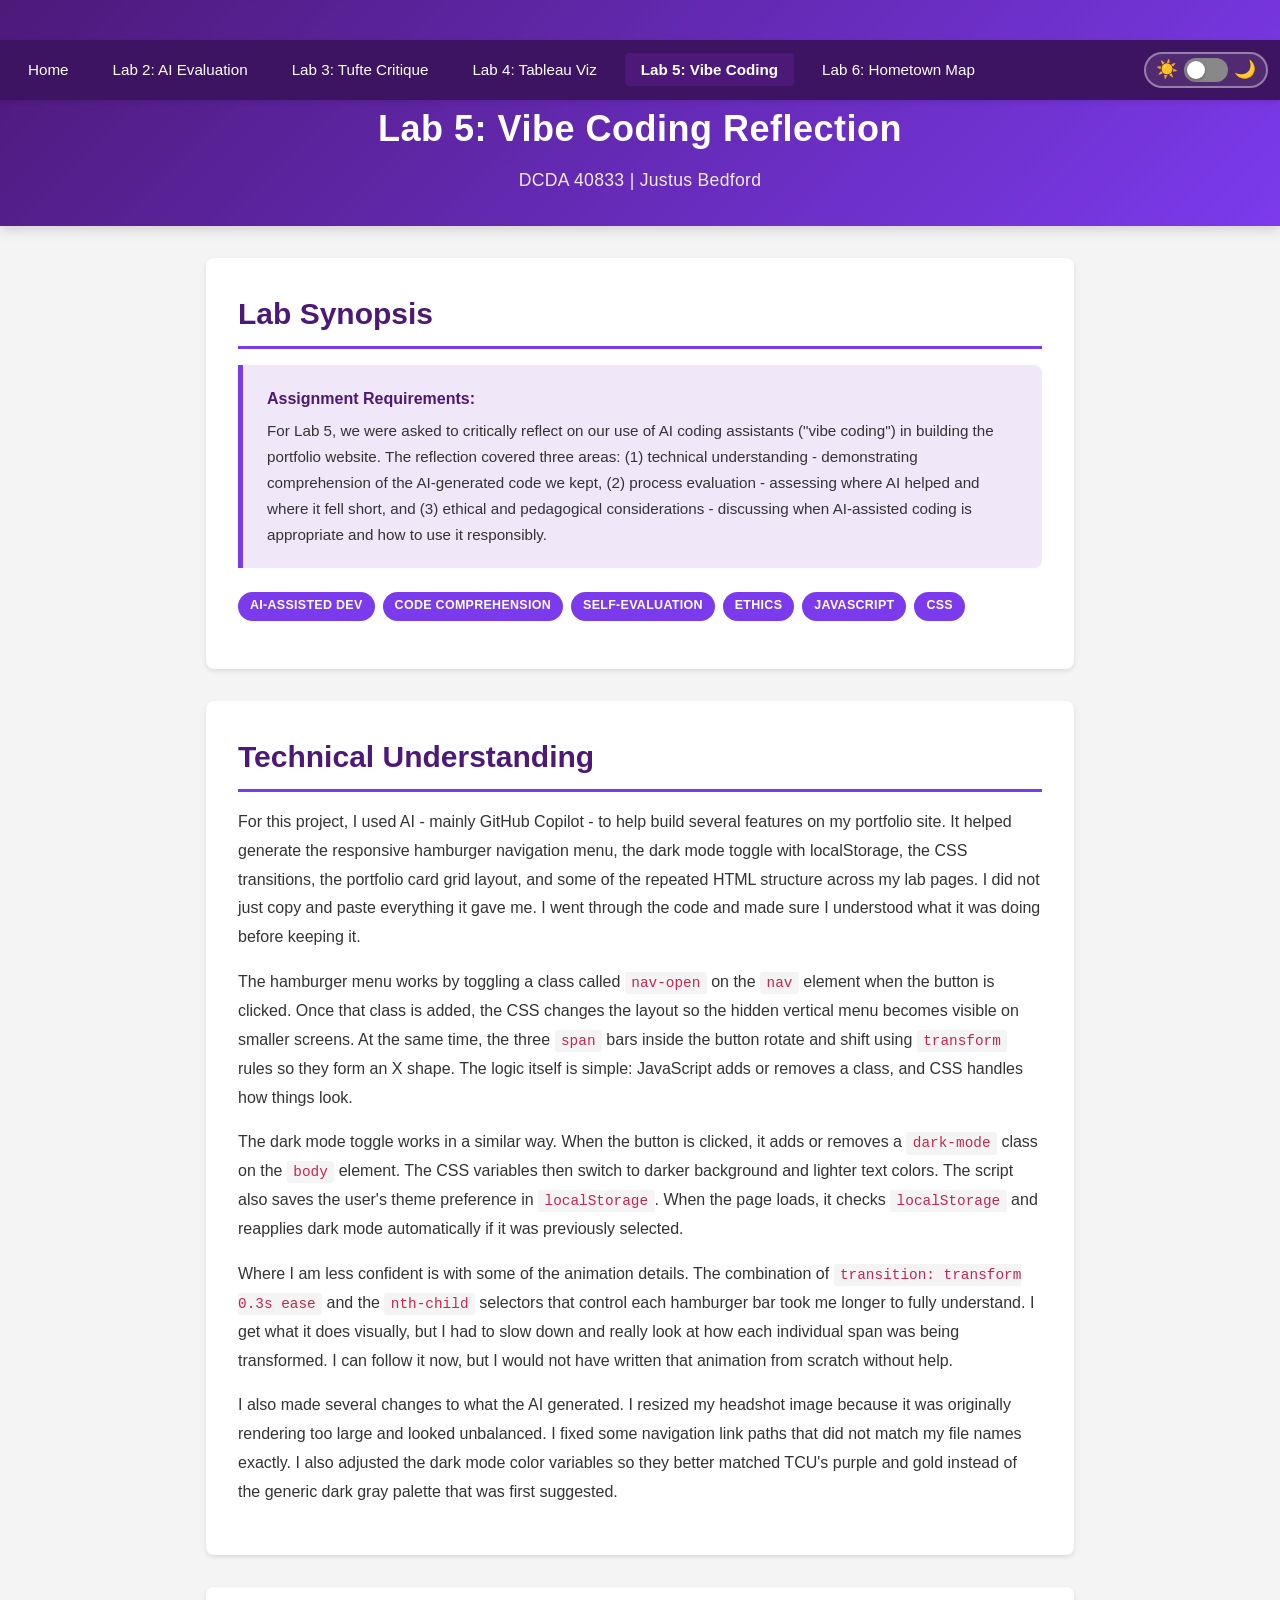
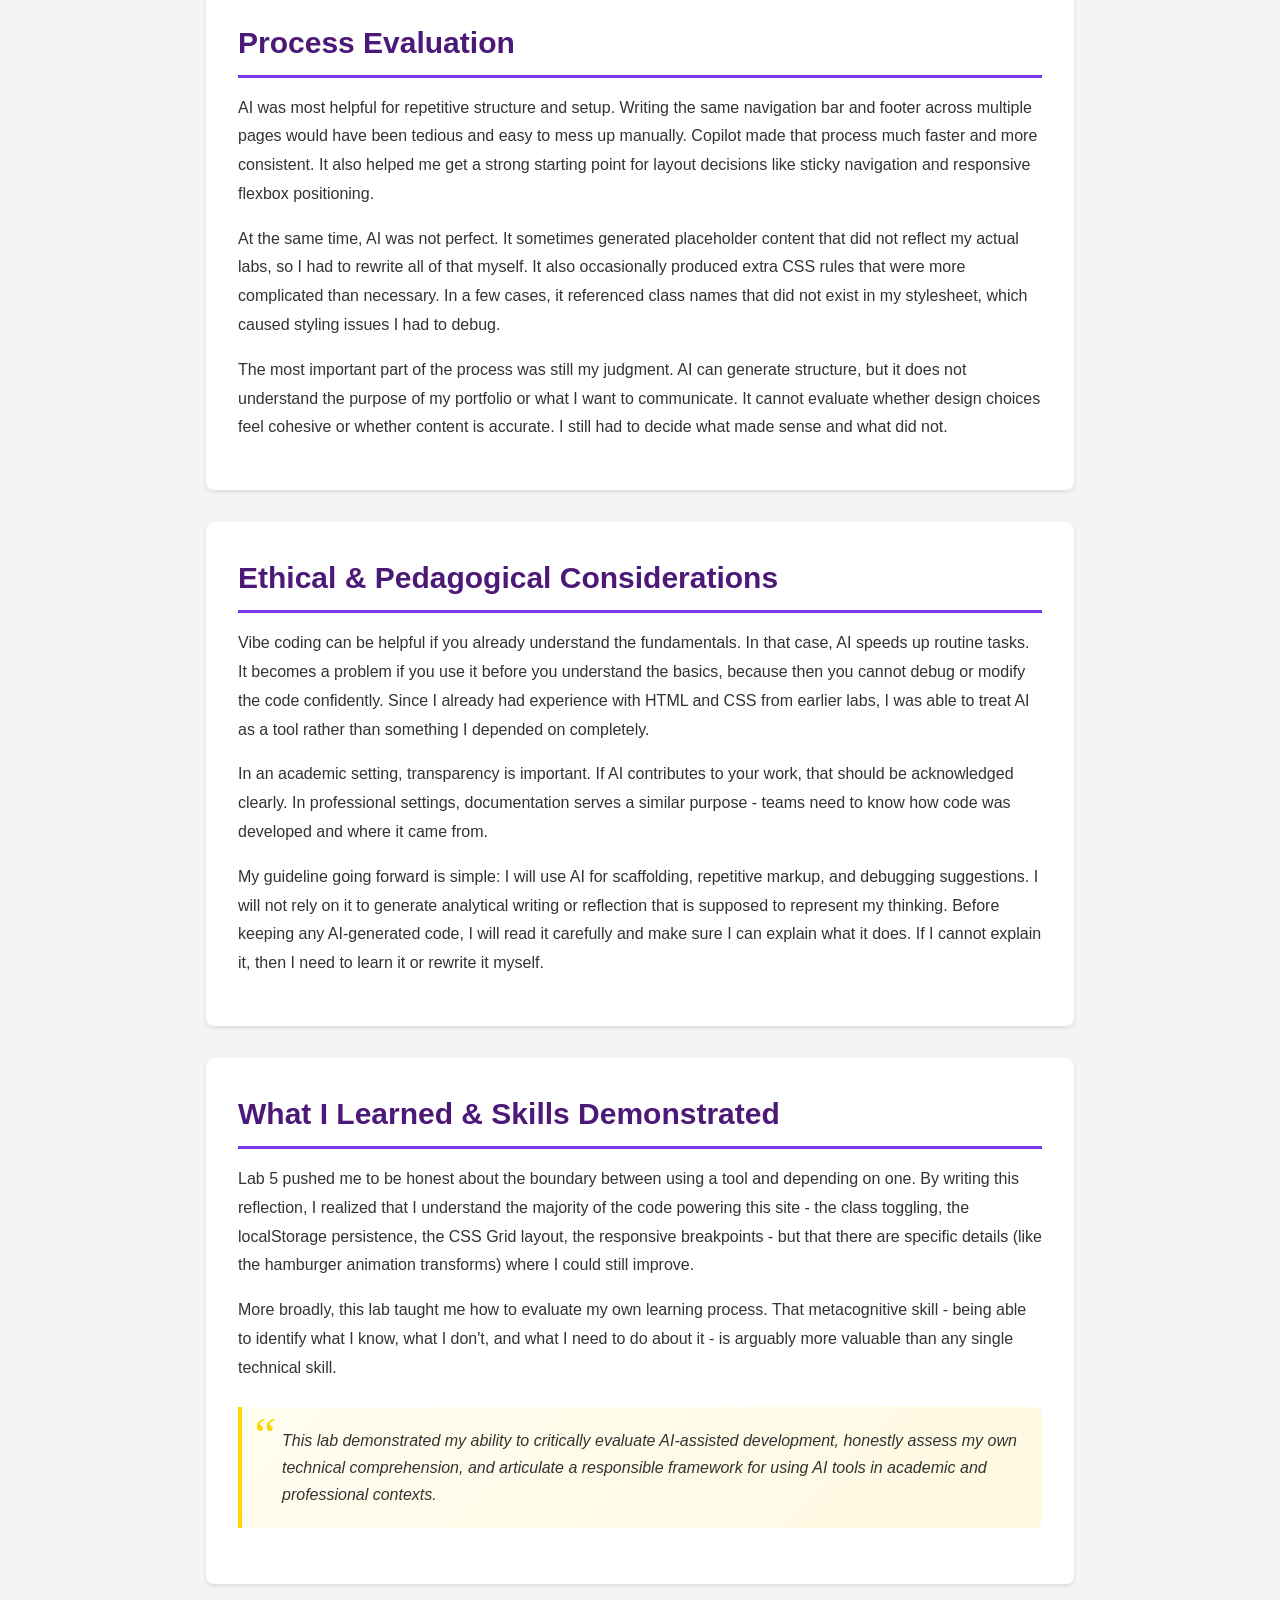
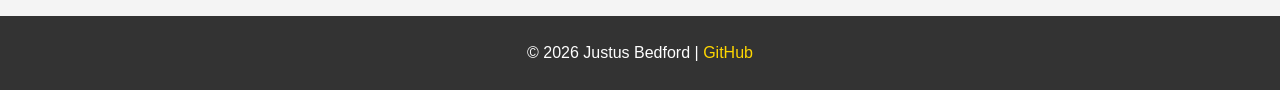
<file: Lab05.html>
﻿<!DOCTYPE html>
<html lang="en">
<head>
    <!-- META: Character encoding, responsive viewport, page title, stylesheet -->
    <meta charset="UTF-8">
    <meta name="viewport" content="width=device-width, initial-scale=1.0">
    <title>Lab 5: Vibe Coding Reflection | Justus Bedford</title>
    <link rel="stylesheet" href="css/styles.css">
</head>
<body>

    <!-- ============================================================
         HEADER & NAVIGATION
         ============================================================ -->
    <header>
        <nav>
            <!-- Hamburger button - mobile only -->
            <button class="hamburger" aria-label="Toggle navigation" aria-expanded="false">
                <span></span>
                <span></span>
                <span></span>
            </button>

            <!-- Navigation links - Lab 5 is marked "active" -->
            <ul>
                <li><a href="index.html">Home</a></li>
                <li><a href="Lab02.html">Lab 2: AI Evaluation</a></li>
                <li><a href="Lab03.html">Lab 3: Tufte Critique</a></li>
                <li><a href="Lab04.html">Lab 4: Tableau Viz</a></li>
                <li><a href="Lab05.html" class="active">Lab 5: Vibe Coding</a></li>
                <li><a href="Lab06.html">Lab 6: Hometown Map</a></li>
            </ul>

            <!-- Dark-mode toggle -->
            <button type="button" class="dark-mode-switch" id="darkModeToggle" title="Toggle dark mode"
                onclick="document.body.classList.toggle('dark-mode');
                         localStorage.setItem('darkMode',
                             document.body.classList.contains('dark-mode') ? 'enabled' : 'disabled');">
                <span class="toggle-icon">&#9728;&#65039;</span>
                <span class="dark-mode-label"><span class="toggle-ball"></span></span>
                <span class="toggle-icon">&#127769;</span>
            </button>
        </nav>

        <!-- Page heading - descriptive title instead of generic "Lab 5" -->
        <h1>Lab 5: Vibe Coding Reflection</h1>
        <p>DCDA 40833 | Justus Bedford</p>
    </header>

    <!-- ============================================================
         MAIN CONTENT
         ============================================================ -->
    <main>

        <!-- ========== LAB SYNOPSIS ========== -->
        <section class="fade-in">
            <h2>Lab Synopsis</h2>
            <div class="lab-synopsis">
                <strong>Assignment Requirements:</strong>
                For Lab 5, we were asked to critically reflect on our use of AI coding assistants ("vibe coding") in building the portfolio website. The reflection covered three areas: (1) technical understanding - demonstrating comprehension of the AI-generated code we kept, (2) process evaluation - assessing where AI helped and where it fell short, and (3) ethical and pedagogical considerations - discussing when AI-assisted coding is appropriate and how to use it responsibly.
            </div>

            <!-- Skill tags for this lab -->
            <div class="skill-tags">
                <span class="skill-tag">AI-Assisted Dev</span>
                <span class="skill-tag">Code Comprehension</span>
                <span class="skill-tag">Self-Evaluation</span>
                <span class="skill-tag">Ethics</span>
                <span class="skill-tag">JavaScript</span>
                <span class="skill-tag">CSS</span>
            </div>
        </section>

        <!-- ========== TECHNICAL UNDERSTANDING ==========
             Discusses what AI-generated code was used and whether
             the student understands how it works. -->
        <section class="fade-in">
            <h2>Technical Understanding</h2>

            <p>
                For this project, I used AI - mainly GitHub Copilot - to help build several features on my portfolio
                site. It helped generate the responsive hamburger navigation menu, the dark mode toggle with
                localStorage, the CSS transitions, the portfolio card grid layout, and some of the repeated HTML
                structure across my lab pages. I did not just copy and paste everything it gave me. I went through the
                code and made sure I understood what it was doing before keeping it.
            </p>

            <!-- Explanation of the hamburger menu JavaScript/CSS interaction -->
            <p>
                The hamburger menu works by toggling a class called <code>nav-open</code> on the <code>nav</code> element
                when the button is clicked. Once that class is added, the CSS changes the layout so the hidden vertical
                menu becomes visible on smaller screens. At the same time, the three <code>span</code> bars inside the
                button rotate and shift using <code>transform</code> rules so they form an X shape. The logic itself is
                simple: JavaScript adds or removes a class, and CSS handles how things look.
            </p>

            <!-- Explanation of the dark mode toggle mechanism -->
            <p>
                The dark mode toggle works in a similar way. When the button is clicked, it adds or removes a
                <code>dark-mode</code> class on the <code>body</code> element. The CSS variables then switch to darker
                background and lighter text colors. The script also saves the user's theme preference in
                <code>localStorage</code>. When the page loads, it checks <code>localStorage</code> and reapplies dark
                mode automatically if it was previously selected.
            </p>

            <!-- Honest admission of areas of lower confidence -->
            <p>
                Where I am less confident is with some of the animation details. The combination of
                <code>transition: transform 0.3s ease</code> and the <code>nth-child</code> selectors that control each
                hamburger bar took me longer to fully understand. I get what it does visually, but I had to slow down and
                really look at how each individual span was being transformed. I can follow it now, but I would not have
                written that animation from scratch without help.
            </p>

            <!-- Modifications the student made to the AI-generated code -->
            <p>
                I also made several changes to what the AI generated. I resized my headshot image because it was
                originally rendering too large and looked unbalanced. I fixed some navigation link paths that did not
                match my file names exactly. I also adjusted the dark mode color variables so they better matched TCU's
                purple and gold instead of the generic dark gray palette that was first suggested.
            </p>
        </section>

        <!-- ========== PROCESS EVALUATION ==========
             Evaluates the strengths and weaknesses of using AI
             as a coding assistant in this project. -->
        <section class="fade-in">
            <h2>Process Evaluation</h2>

            <p>
                AI was most helpful for repetitive structure and setup. Writing the same navigation bar and footer across
                multiple pages would have been tedious and easy to mess up manually. Copilot made that process much
                faster and more consistent. It also helped me get a strong starting point for layout decisions like sticky
                navigation and responsive flexbox positioning.
            </p>

            <p>
                At the same time, AI was not perfect. It sometimes generated placeholder content that did not reflect my
                actual labs, so I had to rewrite all of that myself. It also occasionally produced extra CSS rules that
                were more complicated than necessary. In a few cases, it referenced class names that did not exist in my
                stylesheet, which caused styling issues I had to debug.
            </p>

            <p>
                The most important part of the process was still my judgment. AI can generate structure, but it does not
                understand the purpose of my portfolio or what I want to communicate. It cannot evaluate whether design
                choices feel cohesive or whether content is accurate. I still had to decide what made sense and what did
                not.
            </p>
        </section>

        <!-- ========== ETHICAL & PEDAGOGICAL CONSIDERATIONS ==========
             Discusses when AI-assisted coding is appropriate, the
             importance of transparency, and a personal guideline. -->
        <section class="fade-in">
            <h2>Ethical &amp; Pedagogical Considerations</h2>

            <p>
                Vibe coding can be helpful if you already understand the fundamentals. In that case, AI speeds up routine
                tasks. It becomes a problem if you use it before you understand the basics, because then you cannot debug
                or modify the code confidently. Since I already had experience with HTML and CSS from earlier labs, I was
                able to treat AI as a tool rather than something I depended on completely.
            </p>

            <p>
                In an academic setting, transparency is important. If AI contributes to your work, that should be
                acknowledged clearly. In professional settings, documentation serves a similar purpose - teams need to
                know how code was developed and where it came from.
            </p>

            <p>
                My guideline going forward is simple: I will use AI for scaffolding, repetitive markup, and debugging
                suggestions. I will not rely on it to generate analytical writing or reflection that is supposed to
                represent my thinking. Before keeping any AI-generated code, I will read it carefully and make sure I can
                explain what it does. If I cannot explain it, then I need to learn it or rewrite it myself.
            </p>
        </section>

        <!-- ========== WHAT I LEARNED ========== -->
        <section class="fade-in">
            <h2>What I Learned &amp; Skills Demonstrated</h2>
            <p>
                Lab 5 pushed me to be honest about the boundary between using a tool and depending on one. By writing
                this reflection, I realized that I understand the majority of the code powering this site - the class
                toggling, the localStorage persistence, the CSS Grid layout, the responsive breakpoints - but that there
                are specific details (like the hamburger animation transforms) where I could still improve.
            </p>
            <p>
                More broadly, this lab taught me how to evaluate my own learning process. That metacognitive skill - being
                able to identify what I know, what I don't, and what I need to do about it - is arguably more valuable
                than any single technical skill.
            </p>

            <blockquote class="key-takeaway">
                This lab demonstrated my ability to critically evaluate AI-assisted development, honestly assess my own
                technical comprehension, and articulate a responsible framework for using AI tools in academic and
                professional contexts.
            </blockquote>
        </section>

    </main>

    <!-- FOOTER -->
    <footer>
        <p>&copy; 2026 Justus Bedford | <a href="https://github.com/JCBedford/DCDA40833-portfolio" target="_blank">GitHub</a></p>
    </footer>

    <!-- SCRIPTS -->
    <script>
        (function() {
            /* Restore dark mode */
            if (localStorage.getItem('darkMode') === 'enabled') {
                document.body.classList.add('dark-mode');
            }
            /* Hamburger toggle */
            var hamburger = document.querySelector('.hamburger');
            var nav = document.querySelector('nav');
            if (hamburger && nav) {
                hamburger.addEventListener('click', function() {
                    nav.classList.toggle('nav-open');
                    this.setAttribute('aria-expanded', nav.classList.contains('nav-open'));
                });
                var links = document.querySelectorAll('nav a');
                for (var i = 0; i < links.length; i++) {
                    links[i].addEventListener('click', function() {
                        nav.classList.remove('nav-open');
                        hamburger.setAttribute('aria-expanded', 'false');
                    });
                }
            }
            /* Scroll-fade */
            var fadeEls = document.querySelectorAll('.fade-in');
            if ('IntersectionObserver' in window && fadeEls.length > 0) {
                var obs = new IntersectionObserver(function(entries) {
                    entries.forEach(function(e) {
                        if (e.isIntersecting) { e.target.classList.add('fade-in-visible'); obs.unobserve(e.target); }
                    });
                }, { threshold: 0.1 });
                fadeEls.forEach(function(el) { obs.observe(el); });
            }
        })();
    </script>
</body>
</html>
</file>
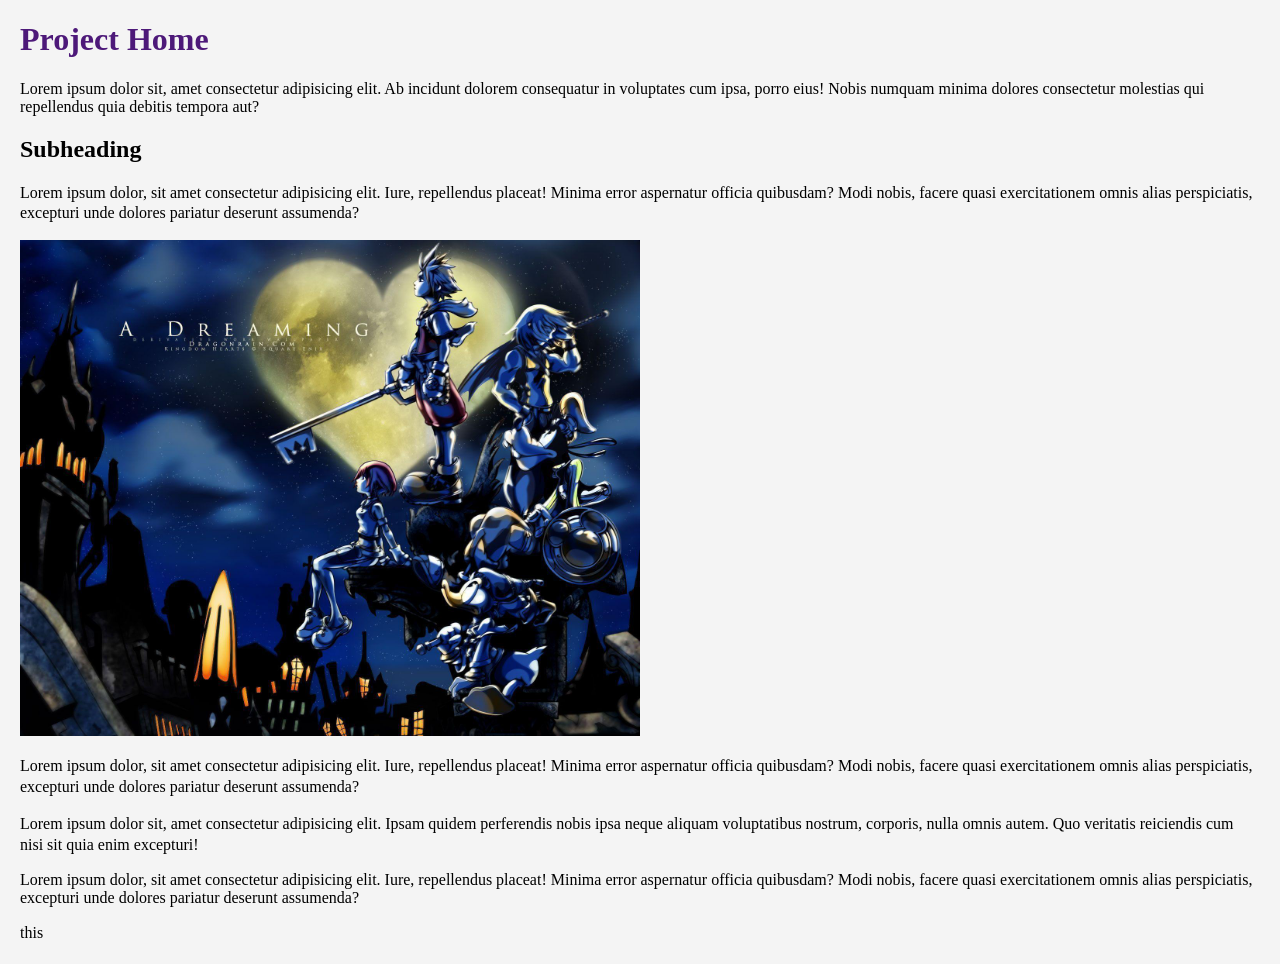
<file: playground.html>
<!DOCTYPE html>
<html lang="en"> </html>
<head>
    <meta charset="UTF-8">
    <meta name="viewport" content="width=device-width, initial-scale=1.0">
    <title>Playground</title>

    <style>
    body {
        font-family: 'Times New Roman', Times, serif;
        margin: 20px;
        background-color: #f4f4f4;
    }
    h1 {
        color: #4d1979;
    }
    h2 {
        color: #000000;
        font-family: 'Times New Roman', Times, serif
    }
    p {
        line-height: 1.3;
        font-family: 'Times New Roman', Times, serif;
    
    }
</style>
</head>

<body>

    <h1> Project Home</h1>

    Lorem ipsum dolor sit, amet consectetur adipisicing elit. Ab incidunt dolorem consequatur in voluptates cum ipsa, porro eius! Nobis numquam minima dolores consectetur molestias qui repellendus quia debitis tempora aut?

<h2> Subheading</h2>

<p>Lorem ipsum dolor, sit amet consectetur adipisicing elit. Iure, repellendus placeat! Minima error aspernatur officia quibusdam? Modi nobis, facere quasi exercitationem omnis alias perspiciatis, excepturi unde dolores pariatur deserunt assumenda?
</p>

<img src="images/KH_wallpaper.jpg" alt="KH wallpaper" width = "50%">
<p>Lorem ipsum dolor, sit amet consectetur adipisicing elit. Iure, repellendus placeat! Minima error aspernatur officia quibusdam? Modi nobis, facere quasi exercitationem omnis alias perspiciatis, excepturi unde dolores pariatur deserunt assumenda?
</p>

<p>Lorem ipsum dolor sit, amet consectetur adipisicing elit. Ipsam quidem perferendis nobis ipsa neque aliquam voluptatibus nostrum, corporis, nulla omnis autem. Quo veritatis reiciendis cum nisi sit quia enim excepturi!</p>Lorem ipsum dolor, sit amet consectetur adipisicing elit. Iure, repellendus placeat! Minima error aspernatur officia quibusdam? Modi nobis, facere quasi exercitationem omnis alias perspiciatis, excepturi unde dolores pariatur deserunt assumenda?

<p> this <link</p>


</body>
</html>
</file>
<file: css/styles.css>
/* ==========================================================================
   DCDA 40833 Skills Portfolio — Master Stylesheet
   Author:  Justus Bedford
   Updated: March 2026
   
   This stylesheet controls the visual presentation of every page in the
   portfolio.  It uses CSS custom properties (variables) so that colors
   can be changed in one place and applied everywhere.  A dedicated
   "dark-mode" section overrides those variables when the user toggles
   the dark-mode switch.
   
   TABLE OF CONTENTS
   -----------------
   1. CSS Variables (Color Scheme)
   2. Basic Reset & Typography
   3. Header & Navigation
   4. Dark Mode Toggle Slider
   5. Hamburger Menu Button
   6. Main Content & Sections
   7. Lab Synopsis Callout
   8. Skill Tags
   9. Key Takeaway Blockquote
  10. Data Visualizations
  11. Code Blocks
  12. Data Tables
  13. Framework Connections
  14. Portfolio Cards (Home page)
  15. Footer
  16. Scroll-Fade Animation
  17. Responsive Design (Mobile)
  18. Print Styles
  19. Dark Mode Overrides
   ========================================================================== */


/* ==========================================================================
   1. CSS Variables (Color Scheme)
   --------------------------------------------------------------------------
   Custom properties defined on :root are available to every element.
   Changing a value here instantly updates the entire site.
   ========================================================================== */
:root {
    --primary-color: #4d1979;      /* TCU Purple — used for headings, nav, borders */
    --secondary-color: #7c3aed;    /* Lighter Purple — accents, hover states */
    --accent-color: #ffd700;       /* Gold — links in footer, dark-mode highlights */
    --text-color: #333;            /* Dark gray — body text */
    --text-secondary: #64748b;     /* Slate gray — captions, muted text */
    --bg-color: #f4f4f4;           /* Light gray — page background */
    --white: #ffffff;              /* White — section / card backgrounds */
    --synopsis-bg: #f0e7f8;        /* Soft lavender — lab synopsis callout bg */
    --synopsis-border: #7c3aed;    /* Purple — left-border on synopsis callout */
}

/* ==========================================================================
   2. Basic Reset & Typography
   --------------------------------------------------------------------------
   The universal selector (*) removes default margins and padding so that
   every element starts from a clean slate.  box-sizing: border-box makes
   width/height calculations include padding and border.
   ========================================================================== */
* {
    margin: 0;
    padding: 0;
    box-sizing: border-box;
}

/* Smooth scrolling when a user clicks an anchor link (e.g., #portfolio) */
html {
    scroll-behavior: smooth;
}

body {
    /* System font stack — uses the OS's native font for fast rendering */
    font-family: -apple-system, BlinkMacSystemFont, 'Segoe UI', 'Roboto',
                 'Helvetica Neue', Arial, sans-serif;
    line-height: 1.6;                      /* Comfortable reading spacing */
    color: var(--text-color);
    background-color: var(--bg-color);
    /* Smooth background/color transition when dark mode is toggled */
    transition: background-color 0.3s ease, color 0.3s ease;
}

/* ==========================================================================
   3. Header & Navigation
   --------------------------------------------------------------------------
   The <header> uses the primary TCU purple with a gradient.  Inside it,
   <nav> sits at the top with position:sticky so it stays visible as the
   user scrolls.  The nav uses flexbox to lay out links horizontally.
   ========================================================================== */

/* ---- Site Header ---- */
/* Gradient adds visual depth — goes from dark purple (left) to lighter purple (right) */
header {
    background: linear-gradient(135deg, var(--primary-color) 0%, var(--secondary-color) 100%);
    color: white;
    padding: 2.5rem 0 2rem;            /* Top/bottom breathing room */
    text-align: center;
    /* Subtle shadow separates header from page content */
    box-shadow: 0 4px 12px rgba(0, 0, 0, 0.15);
    transition: background-color 0.3s ease;
}

/* Main title text inside header */
header h1 {
    color: white;
    margin: 0 0 0.5rem 0;
    font-size: 2.25rem;
    /* Slight letter-spacing for a more polished look */
    letter-spacing: 0.5px;
}

/* Subtitle / course info line */
header p {
    margin: 0;
    opacity: 0.9;
    font-size: 1.1rem;
    letter-spacing: 0.3px;
}

/* ---- Navigation Bar ---- */
nav {
    background-color: #3d1461;          /* Slightly darker purple than the header */
    padding: 0.75rem;
    display: flex;                      /* Flexbox — items sit side-by-side */
    justify-content: center;            /* Center the <ul> list */
    align-items: center;                /* Vertically center all children */
    position: sticky;                   /* Stick to the top of the viewport on scroll */
    top: 0;
    z-index: 100;                       /* Stay above all other content */
    box-shadow: 0 2px 4px rgba(0, 0, 0, 0.1);
    transition: background-color 0.3s ease;
}

/* Unordered list that holds the nav links */
nav ul {
    list-style: none;                   /* Remove default bullet points */
    padding: 0;
    margin: 0;
    display: flex;                      /* Horizontal layout */
    flex-direction: row;
    justify-content: center;
    gap: 0.75rem;                       /* Even spacing between each <li> */
    flex-wrap: wrap;                    /* Wrap to next line if viewport is narrow */
}

/* Remove any residual list-style from <li> elements */
nav li {
    list-style: none;
}

/* Individual nav links */
nav a {
    color: white;
    text-decoration: none;              /* Remove underline */
    padding: 0.5rem 1rem;
    border-radius: 4px;
    font-size: 0.95rem;
    /* Smooth hover transition */
    transition: background-color 0.3s ease, transform 0.2s ease;
}

/* Hover state — purple highlight and slight lift */
nav a:hover {
    background-color: var(--primary-color);
    transform: translateY(-1px);
}

/* Active page indicator — filled purple background + bold text */
nav a.active {
    background-color: var(--primary-color);
    font-weight: 600;
    border-radius: 4px;
}

/* ==========================================================================
   4. Dark Mode Toggle Slider
   --------------------------------------------------------------------------
   A <button> styled to look like a sun/moon slider.  Clicking it toggles
   the "dark-mode" class on <body> via inline JavaScript and saves the
   preference in localStorage so it persists across page loads.
   ========================================================================== */

/* Outer container — styled as a pill-shaped button */
.dark-mode-switch {
    margin-left: auto;                  /* Push to the right side of the nav */
    display: flex;
    align-items: center;
    flex-shrink: 0;                     /* Don't shrink if nav gets tight */
    gap: 6px;
    cursor: pointer;
    padding: 4px 10px;
    border: 2px solid rgba(255, 255, 255, 0.4);
    border-radius: 30px;
    background: rgba(255, 255, 255, 0.1);
    transition: background 0.3s ease, border-color 0.3s ease;
    /* Reset native <button> styles */
    font: inherit;
    color: inherit;
    outline: none;
    -webkit-appearance: none;
    appearance: none;
}

/* Hover glow effect */
.dark-mode-switch:hover {
    background: rgba(255, 255, 255, 0.2);
    border-color: rgba(255, 255, 255, 0.7);
}

/* Sun and Moon emoji icons */
.toggle-icon {
    font-size: 1.1rem;
    line-height: 1;
    user-select: none;                  /* Prevent accidental text selection */
}

/* The small oval "track" between the icons */
.dark-mode-label {
    display: block;
    width: 44px;
    height: 24px;
    background-color: #888;            /* Neutral gray when light mode */
    border-radius: 24px;
    position: relative;
    cursor: pointer;
    transition: background-color 0.3s ease;
}

/* The round "ball" that slides left/right */
.toggle-ball {
    position: absolute;
    top: 3px;
    left: 3px;
    width: 18px;
    height: 18px;
    background-color: #fff;
    border-radius: 50%;
    transition: transform 0.3s ease;
    box-shadow: 0 1px 3px rgba(0, 0, 0, 0.3);
}

/* --- Dark-mode active states for the toggle --- */
/* Gold border glow when dark mode is on */
body.dark-mode .dark-mode-switch {
    border-color: var(--accent-color);
    background: rgba(255, 215, 0, 0.15);
}

/* Track turns gold */
body.dark-mode .dark-mode-label {
    background-color: var(--accent-color);
}

/* Ball slides to the right (moon side) */
body.dark-mode .toggle-ball {
    transform: translateX(20px);
}

/* ==========================================================================
   5. Hamburger Menu Button
   --------------------------------------------------------------------------
   Hidden on desktop (display:none).  On mobile (<768px) it becomes visible
   and toggles the nav links open/closed.  Three <span> bars animate into
   an "X" when the nav has the .nav-open class.
   ========================================================================== */
.hamburger {
    display: none;                      /* Hidden on desktop */
    flex-direction: column;
    justify-content: center;
    gap: 5px;
    background: none;
    border: none;
    cursor: pointer;
    padding: 0.5rem;
    z-index: 110;                       /* Above the nav overlay */
}

/* Each bar of the hamburger icon */
.hamburger span {
    display: block;
    width: 25px;
    height: 3px;
    background-color: white;
    border-radius: 2px;
    /* Smooth rotation/fade for the X animation */
    transition: transform 0.3s ease, opacity 0.3s ease;
}

/* --- X animation when menu is open --- */
/* Top bar rotates 45 degrees and shifts down */
nav.nav-open .hamburger span:nth-child(1) {
    transform: translateY(8px) rotate(45deg);
}
/* Middle bar fades out */
nav.nav-open .hamburger span:nth-child(2) {
    opacity: 0;
}
/* Bottom bar rotates -45 degrees and shifts up */
nav.nav-open .hamburger span:nth-child(3) {
    transform: translateY(-8px) rotate(-45deg);
}

/* ==========================================================================
   6. Main Content & Sections
   --------------------------------------------------------------------------
   <main> is horizontally centered with a max-width so text lines don't
   stretch too wide.  Each <section> inside gets a white card appearance
   with rounded corners and a box shadow.
   ========================================================================== */
main {
    max-width: 900px;                   /* Comfortable reading width */
    margin: 2rem auto;                  /* Center horizontally */
    padding: 0 1rem;                    /* Side padding for mobile */
}

/* White card styling for every section */
main section {
    background-color: var(--white);
    padding: 2rem;
    margin-bottom: 2rem;
    border-radius: 8px;
    box-shadow: 0 2px 4px rgba(0, 0, 0, 0.1);
    /* Smooth transition for dark mode toggle */
    transition: background-color 0.3s ease, color 0.3s ease;
}

/* Section headings — purple with an underline accent */
main section h2 {
    color: var(--primary-color);
    border-bottom: 3px solid var(--secondary-color);
    padding-bottom: 0.5rem;
    margin-bottom: 1rem;
    font-size: 1.875rem;
}

/* Sub-headings within sections */
main section h3 {
    color: var(--text-color);
    margin-top: 1.5rem;
    margin-bottom: 0.75rem;
    font-size: 1.5rem;
}

/* Paragraphs — generous line height for readability */
main section p {
    margin-bottom: 1rem;
    line-height: 1.8;
}

/* Lists inside sections */
main section ul,
main section ol {
    margin: 1rem 0 1rem 2rem;
    line-height: 1.8;
}

main section li {
    margin-bottom: 0.5rem;
}


/* ==========================================================================
   7. Lab Synopsis Callout
   --------------------------------------------------------------------------
   A styled box that appears at the top of each lab page to summarize
   the lab's requirements.  Uses a left-border accent and a light
   background to visually distinguish it from regular content.
   ========================================================================== */
.lab-synopsis {
    background: var(--synopsis-bg);             /* Soft lavender */
    border-left: 5px solid var(--synopsis-border); /* Purple accent stripe */
    border-radius: 0 8px 8px 0;                /* Rounded right corners only */
    padding: 1.25rem 1.5rem;
    margin-bottom: 1.5rem;
    font-size: 0.95rem;
    line-height: 1.7;
}

/* Bold heading inside the synopsis box */
.lab-synopsis strong {
    color: var(--primary-color);
    display: block;
    margin-bottom: 0.4rem;
    font-size: 1rem;
}


/* ==========================================================================
   8. Skill Tags
   --------------------------------------------------------------------------
   Small pill-shaped badges used to highlight specific tools or technologies
   learned in each lab (e.g., "HTML", "Tableau", "Python").
   ========================================================================== */
.skill-tags {
    display: flex;
    flex-wrap: wrap;                    /* Wrap to next line if needed */
    gap: 0.5rem;
    margin: 1rem 0;
}

/* Individual tag */
.skill-tag {
    display: inline-block;
    background: var(--secondary-color);
    color: #fff;
    font-size: 0.78rem;
    font-weight: 600;
    padding: 0.3rem 0.75rem;
    border-radius: 20px;               /* Pill shape */
    letter-spacing: 0.3px;
    text-transform: uppercase;
    /* Subtle hover effect */
    transition: background 0.2s ease, transform 0.2s ease;
}

.skill-tag:hover {
    background: var(--primary-color);
    transform: scale(1.05);
}


/* ==========================================================================
   9. Key Takeaway Blockquote
   --------------------------------------------------------------------------
   A styled <blockquote> used to highlight important reflections or
   conclusions at the end of a section.  Features a large decorative
   quotation mark and a gold left border.
   ========================================================================== */
.key-takeaway {
    border-left: 4px solid var(--accent-color);    /* Gold accent stripe */
    background: linear-gradient(135deg, #fffdf0, #fff9e0); /* Warm cream */
    padding: 1.25rem 1.5rem 1.25rem 2.5rem;       /* Extra left padding for the quote mark */
    margin: 1.5rem 0;
    border-radius: 0 8px 8px 0;
    font-style: italic;
    position: relative;
    line-height: 1.7;
}

/* Decorative opening quotation mark */
.key-takeaway::before {
    content: "\201C";                               /* Left double quotation mark */
    font-size: 3rem;
    color: var(--accent-color);
    position: absolute;
    left: 0.5rem;
    top: 0.25rem;
    line-height: 1;
    font-family: Georgia, serif;
}

/* ==========================================================================
  10. Data Visualizations
   --------------------------------------------------------------------------
   .viz-container wraps images, figures, and Tableau embeds.  Images are
   made responsive (max-width:100%) so they never overflow their container.
   ========================================================================== */

/* Centered container for charts and images */
.viz-container {
    margin: 2rem 0;
    text-align: center;
}

/* Responsive images inside the container */
.viz-container img {
    max-width: 100%;                    /* Never wider than parent */
    height: auto;                       /* Keep aspect ratio */
    border-radius: 8px;
    box-shadow: 0 4px 6px rgba(0, 0, 0, 0.1);
    margin-bottom: 0.5rem;
}

/* Italic captions below figures */
.viz-container figcaption {
    font-style: italic;
    color: var(--text-secondary);
    font-size: 0.9rem;
    margin-top: 0.5rem;
}

/* Standalone figure styling (used in Lab 02, Lab 03) */
figure {
    margin: 2rem 0;
    text-align: center;
}

figure img {
    max-width: 100%;
    height: auto;
    border-radius: 8px;
    box-shadow: 0 4px 8px rgba(0, 0, 0, 0.12);
}

figcaption {
    font-style: italic;
    color: var(--text-secondary);
    font-size: 0.9rem;
    margin-top: 0.75rem;
    line-height: 1.5;
}

/* Grid layout when multiple visualizations sit side-by-side */
.viz-grid {
    display: grid;
    grid-template-columns: repeat(auto-fit, minmax(300px, 1fr));
    gap: 1.5rem;
    margin: 2rem 0;
}

/* ==========================================================================
  11. Code Blocks
   --------------------------------------------------------------------------
   <pre> gets a dark editor-like background (Monokai-inspired).  <code>
   uses a monospace font.  Inline code (inside <p> or <li>) gets a light
   gray background with a pink/red color for contrast.
   ========================================================================== */
pre {
    background: #2d2d2d;
    color: #f8f8f2;
    border: none;
    border-radius: 8px;
    padding: 1.5rem;
    overflow-x: auto;                   /* Horizontal scroll for long lines */
    margin: 1.5rem 0;
    font-size: 0.9rem;
    line-height: 1.5;
}

code {
    font-family: 'SF Mono', Monaco, 'Cascadia Code', 'Roboto Mono',
                 Consolas, 'Courier New', monospace;
}

/* Inline code inside paragraphs or list items */
p code, li code {
    background: #f4f4f4;
    color: #c7254e;
    padding: 0.2rem 0.4rem;
    border-radius: 3px;
    font-size: 0.9em;
}

/* Optional: titled code block header (e.g., "Python") */
.code-title {
    background: #1e1e1e;
    color: #9cdcfe;
    padding: 0.5rem 1rem;
    border-radius: 8px 8px 0 0;
    font-family: monospace;
    font-size: 0.85rem;
    margin-bottom: -0.5rem;
}

/* Remove top radius when preceded by a code-title */
.code-title + pre {
    border-radius: 0 0 8px 8px;
    margin-top: 0;
}

/* ==========================================================================
  12. Data Tables
   --------------------------------------------------------------------------
   Clean table design with TCU purple header row and zebra-striped body rows.
   ========================================================================== */
table {
    width: 100%;
    border-collapse: collapse;          /* Merge adjacent borders */
    margin: 1.5rem 0;
    background: var(--white);
}

th, td {
    padding: 0.75rem 1rem;
    text-align: left;
    border: 1px solid #e2e8f0;
}

/* Purple header row */
th {
    background: var(--primary-color);
    color: white;
    font-weight: 600;
}

/* Alternating row color for readability */
tr:nth-child(even) {
    background: #f8f9fa;
}

/* Narrower results table used on data pages */
.results-table {
    font-size: 0.95rem;
    margin: 1.5rem auto;
    max-width: 700px;
}

.results-table td {
    text-align: center;
}

.results-table td:first-child {
    text-align: left;
    font-weight: 500;
}

/* Highlighted row (e.g., totals or important values) */
.results-table tr.highlight {
    background: #fff3cd;
    font-weight: bold;
}

/* ==========================================================================
  13. Framework Connections
   --------------------------------------------------------------------------
   A callout box that connects lab work to course concepts or frameworks.
   Uses a gradient background and a left-border accent.
   ========================================================================== */
.framework-callout {
    background: linear-gradient(135deg, #f0e7f8, #e9d5ff);
    border-left: 5px solid var(--secondary-color);
    border-radius: 8px;
    padding: 1.5rem;
    margin: 2rem 0;
}

.framework-callout h3 {
    color: var(--primary-color);
    margin-top: 0;
}

.framework-callout strong {
    color: var(--secondary-color);
}

/* ==========================================================================
  14. Portfolio Cards (Home Page)
   --------------------------------------------------------------------------
   A CSS Grid of clickable cards on the home page.  Each card links to a
   lab page.  Cards lift up and gain a shadow on hover.
   ========================================================================== */

/* Grid container — auto-fit creates as many columns as will fit */
.portfolio-grid {
    display: grid;
    grid-template-columns: repeat(auto-fit, minmax(280px, 1fr));
    gap: 1.5rem;
    margin: 2rem 0;
}

/* Individual card — entire card is an <a> tag for accessibility */
.portfolio-card {
    display: block;
    background: var(--white);
    border: 2px solid #e2e8f0;
    border-radius: 12px;
    padding: 1.5rem;
    text-decoration: none;              /* Remove link underline */
    color: var(--text-color);
    position: relative;
    overflow: hidden;                   /* Clip the decorative accent bar */
    /* Smooth hover animation */
    transition: all 0.3s ease;
}

/* Decorative top accent bar — appears on hover via opacity */
.portfolio-card::before {
    content: "";
    position: absolute;
    top: 0;
    left: 0;
    right: 0;
    height: 4px;
    background: linear-gradient(90deg, var(--primary-color), var(--accent-color));
    opacity: 0;
    transition: opacity 0.3s ease;
}

/* On hover: lift, shadow, and reveal accent bar */
.portfolio-card:hover {
    border-color: var(--primary-color);
    box-shadow: 0 8px 20px rgba(77, 25, 121, 0.18);
    transform: translateY(-5px);
}

.portfolio-card:hover::before {
    opacity: 1;
}

/* Card title */
.portfolio-card h3 {
    color: var(--primary-color);
    margin: 0 0 0.5rem 0;
    font-size: 1.25rem;
}

/* Card description */
.portfolio-card p {
    color: var(--text-secondary);
    font-size: 0.95rem;
    margin: 0.75rem 0 0 0;
    line-height: 1.5;
}

/* Lab number badge on each card */
.lab-tag {
    display: inline-block;
    background: var(--secondary-color);
    color: white;
    font-size: 0.75rem;
    font-weight: 600;
    padding: 0.25rem 0.5rem;
    border-radius: 4px;
    text-transform: uppercase;
    letter-spacing: 0.5px;
}

/* ==========================================================================
  15. Footer
   --------------------------------------------------------------------------
   Dark footer with centered text.  Links use the gold accent color.
   ========================================================================== */
footer {
    background-color: #333;
    color: white;
    text-align: center;
    padding: 1.5rem;
    margin-top: 2rem;
    transition: background-color 0.3s ease;
}

footer a {
    color: var(--accent-color);
    text-decoration: none;
}

footer a:hover {
    text-decoration: underline;
}

/* ==========================================================================
  16. Scroll-Fade Animation
   --------------------------------------------------------------------------
   Sections start invisible and slightly below their final position.
   When the .fade-in-visible class is added (via the IntersectionObserver
   in the HTML <script>), they fade up into view.
   ========================================================================== */
.fade-in {
    opacity: 0;
    transform: translateY(20px);
    transition: opacity 0.6s ease-out, transform 0.6s ease-out;
}

/* State after the observer triggers */
.fade-in.fade-in-visible {
    opacity: 1;
    transform: translateY(0);
}


/* ==========================================================================
  17. Responsive Design (Mobile — screens 768px or narrower)
   --------------------------------------------------------------------------
   On small screens the hamburger button becomes visible, nav links stack
   vertically, and section padding is reduced to save space.
   ========================================================================== */
@media (max-width: 768px) {
    /* Smaller heading on mobile */
    header h1 {
        font-size: 1.5rem;
    }

    /* Show the hamburger button */
    .hamburger {
        display: flex;
    }

    /* Nav becomes a collapsible wrapper */
    nav {
        font-size: 0.9rem;
        justify-content: flex-start;
        align-items: center;
        flex-wrap: wrap;
    }

    /* Nav links hidden by default on mobile */
    nav ul {
        display: none;
        flex-direction: column;
        align-items: center;
        width: 100%;
        flex-basis: 100%;
        padding: 0.5rem 0;
    }

    /* Full-width links for easy tapping */
    nav a {
        display: block;
        width: 100%;
        text-align: center;
    }

    /* Shown when hamburger is toggled (JavaScript adds .nav-open) */
    nav.nav-open ul {
        display: flex;
    }

    /* Full-width list items */
    nav ul li {
        display: block;
        width: 100%;
        margin-right: 0;
    }

    /* Keep toggle visible and pushed right on mobile */
    .dark-mode-switch {
        margin-left: auto;
        order: 1;
    }

    /* Less padding inside cards on mobile */
    main section {
        padding: 1rem;
    }

    /* Single-column visualization grid on mobile */
    .viz-grid {
        grid-template-columns: 1fr;
    }
}


/* ==========================================================================
  18. Print Styles
   --------------------------------------------------------------------------
   When the user prints the page, hide the navigation and drop shadows.
   ========================================================================== */
@media print {
    nav {
        display: none;
    }

    main section {
        box-shadow: none;
        page-break-inside: avoid;       /* Try not to split a section across pages */
    }
}

/* ==========================================================================
  19. Dark Mode Overrides
   --------------------------------------------------------------------------
   When the user clicks the dark-mode toggle, JavaScript adds the
   "dark-mode" class to <body>.  These rules override custom properties
   and hard-coded colors to switch to a deep-navy palette.
   ========================================================================== */
body.dark-mode {
    --bg-color: #1a1a2e;                /* Deep navy page background */
    --text-color: #e0e0e0;              /* Light gray body text */
    --white: #2a2a3e;                   /* Dark card / section background */
    --primary-color: #7c3aed;           /* Brighter purple for contrast */
    --secondary-color: #a78bfa;         /* Softer purple accents */
    --text-secondary: #a0a0b0;          /* Muted caption text */
    --accent-color: #ffd700;            /* Gold stays the same */
    --synopsis-bg: #2a2040;             /* Darker synopsis callout bg */
    --synopsis-border: #a78bfa;         /* Lighter purple border */

    /* Explicit overrides for maximum browser compatibility */
    background-color: #1a1a2e;
    color: #e0e0e0;
}

/* Nav bar in dark mode — even deeper navy */
body.dark-mode nav {
    background-color: #16162a;
}

/* Header gradient shifts to brighter purple range */
body.dark-mode header {
    background: linear-gradient(135deg, #5b21b6 0%, #7c3aed 100%);
}

/* Section cards in dark mode */
body.dark-mode main section {
    background-color: #2a2a3e;
    color: #e0e0e0;
    box-shadow: 0 2px 4px rgba(0, 0, 0, 0.3);
}

/* Headings inside sections */
body.dark-mode main section h2 {
    color: #a78bfa;
    border-bottom-color: #a78bfa;
}

body.dark-mode main section h3 {
    color: #e0e0e0;
}

/* Portfolio cards */
body.dark-mode .portfolio-card {
    background-color: #2a2a3e;
    color: #e0e0e0;
    border-color: #444;
}

body.dark-mode .portfolio-card:hover {
    box-shadow: 0 8px 16px rgba(124, 58, 237, 0.25);
}

body.dark-mode .portfolio-card h3 {
    color: var(--secondary-color);
}

/* Tables */
body.dark-mode table {
    background: #2a2a3e;
}

body.dark-mode th {
    background: #7c3aed;
}

body.dark-mode tr:nth-child(even) {
    background: #2f2f45;
}

body.dark-mode td,
body.dark-mode th {
    border-color: #444;
}

/* Inline code */
body.dark-mode p code,
body.dark-mode li code {
    background: #333;
    color: #f0a0c0;
}

/* Footer */
body.dark-mode footer {
    background-color: #111;
    color: #ccc;
}

/* Framework callout */
body.dark-mode .framework-callout {
    background: linear-gradient(135deg, #2a2040, #3a2a5e);
}

/* Image shadow increase for dark backgrounds */
body.dark-mode .viz-container img {
    box-shadow: 0 4px 6px rgba(0, 0, 0, 0.4);
}

body.dark-mode figure img {
    box-shadow: 0 4px 6px rgba(0, 0, 0, 0.4);
}

/* Lab tag badge — lighter purple in dark mode */
body.dark-mode .lab-tag {
    background: #a78bfa;
}

/* Key takeaway blockquote — dark background variant */
body.dark-mode .key-takeaway {
    background: linear-gradient(135deg, #2a2a3e, #332a1e);
    color: #e0e0e0;
}

/* Synopsis callout — dark background */
body.dark-mode .lab-synopsis {
    background: var(--synopsis-bg);
    border-left-color: var(--synopsis-border);
    color: #e0e0e0;
}

/* Skill tags — softer purple in dark mode */
body.dark-mode .skill-tag {
    background: #a78bfa;
    color: #1a1a2e;
}

/* General links in dark mode — purple */
body.dark-mode a {
    color: #a78bfa;
}

/* Nav links stay white */
body.dark-mode nav a {
    color: white;
}

/* Footer links stay gold */
body.dark-mode footer a {
    color: #ffd700;
}
</file>
